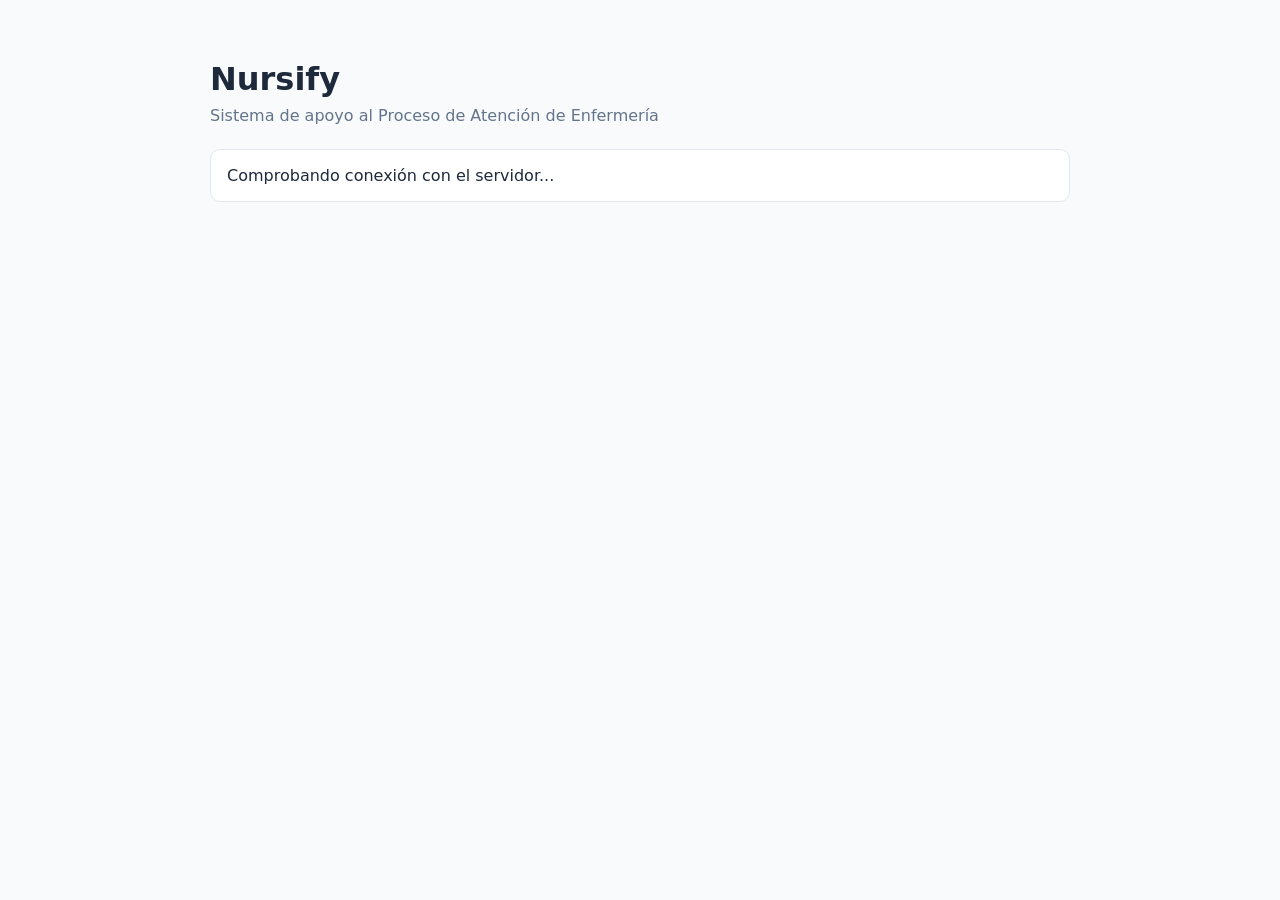
<file: frontend/index.html>
<!DOCTYPE html>
<html lang="es">
<head>
    <meta charset="UTF-8">
    <meta name="viewport" content="width=device-width, initial-scale=1.0">

    <title>Nursify</title>

    <link rel="stylesheet" href="css/variables.css">
    <link rel="stylesheet" href="css/main.css">
</head>

<body>

    <main class="container">

        <h1>Nursify</h1>

        <p>
            Sistema de apoyo al Proceso de Atención de Enfermería
        </p>

        <div id="api-status">
            Comprobando conexión con el servidor...
        </div>

    </main>

    <script src="js/api.js"></script>

    <script>
        comprobarServidor();
    </script>

</body>
</html>
</file>
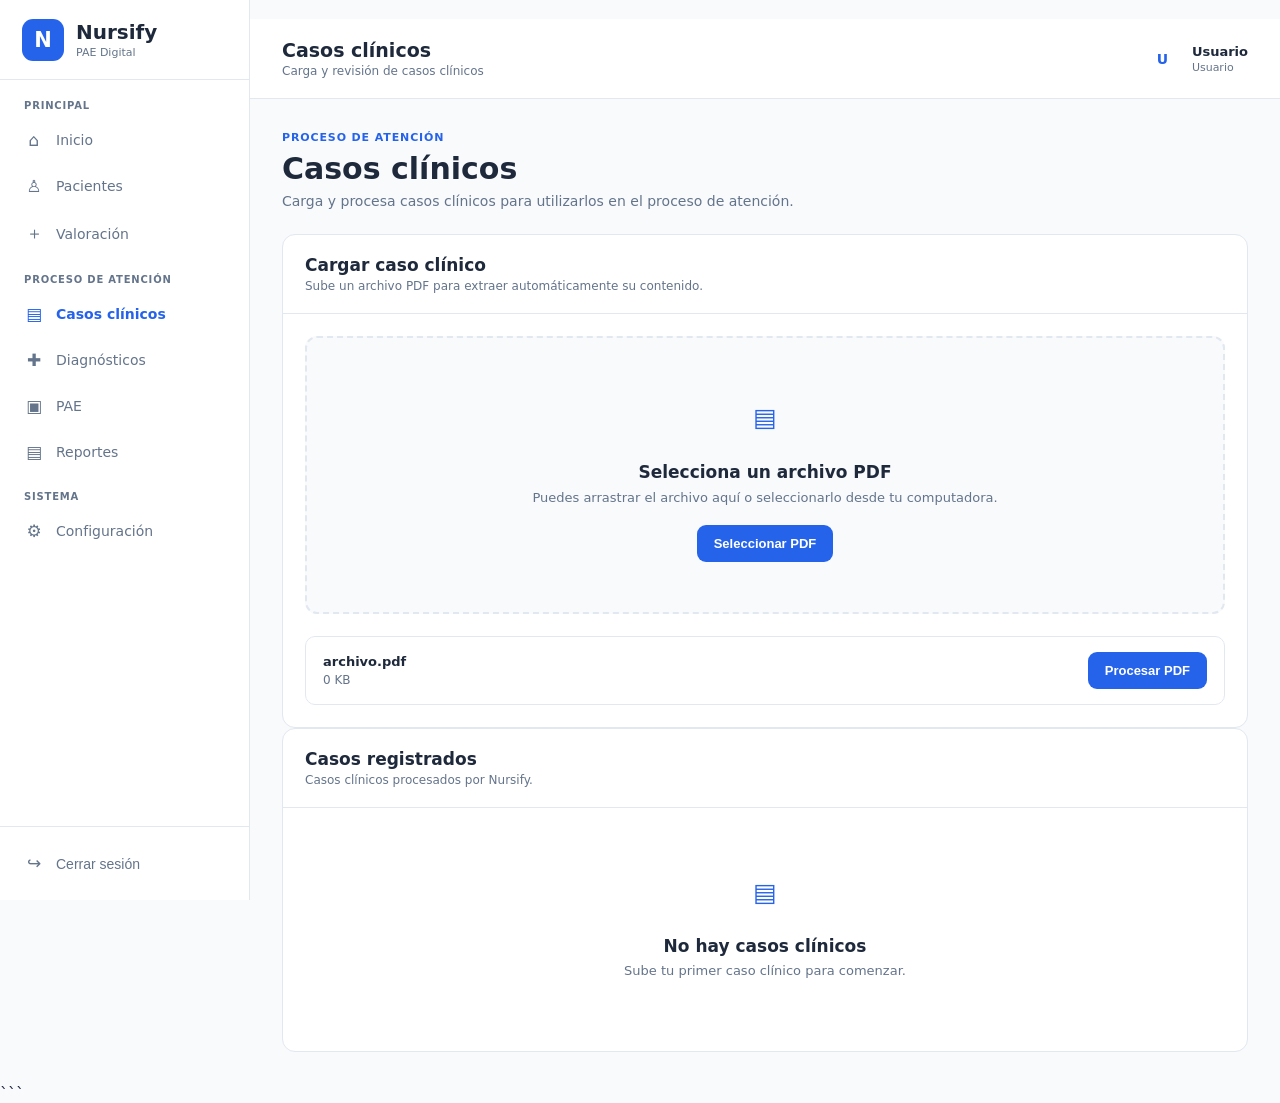
<file: frontend/pages/casos-clinicos.html>
<!DOCTYPE html>

<html lang="es">

<head>
    <meta charset="UTF-8">
    <meta name="viewport" content="width=device-width, initial-scale=1.0">

```
<title>Nursify - Casos Clínicos</title>

<link rel="stylesheet" href="../css/variables.css">
<link rel="stylesheet" href="../css/main.css">
<link rel="stylesheet" href="../css/views/pacientes.css">
<link rel="stylesheet" href="../css/views/casos-clinicos.css">
```

</head>

<body>

```
<div class="app-layout">

    <!-- =========================
         SIDEBAR
    ========================== -->

    <aside class="sidebar">

        <div class="sidebar-header">

            <div class="brand-logo">
                N
            </div>

            <div class="brand-info">
                <h1>Nursify</h1>
                <span>PAE Digital</span>
            </div>

        </div>


        <nav class="sidebar-nav">

            <p class="nav-section-title">
                PRINCIPAL
            </p>

            <a href="dashboard.html" class="nav-item">
                <span class="nav-icon">⌂</span>
                <span>Inicio</span>
            </a>

            <a href="pacientes.html" class="nav-item">
                <span class="nav-icon">♙</span>
                <span>Pacientes</span>
            </a>

            <a href="valoracion.html" class="nav-item">
                <span class="nav-icon">＋</span>
                <span>Valoración</span>
            </a>


            <p class="nav-section-title">
                PROCESO DE ATENCIÓN
            </p>

            <a href="casos-clinicos.html" class="nav-item active">
                <span class="nav-icon">▤</span>
                <span>Casos clínicos</span>
            </a>

            <a href="diagnosticos.html" class="nav-item">
                <span class="nav-icon">✚</span>
                <span>Diagnósticos</span>
            </a>

            <a href="pae.html" class="nav-item">
                <span class="nav-icon">▣</span>
                <span>PAE</span>
            </a>

            <a href="reportes.html" class="nav-item">
                <span class="nav-icon">▤</span>
                <span>Reportes</span>
            </a>


            <p class="nav-section-title">
                SISTEMA
            </p>

            <a href="configuracion.html" class="nav-item">
                <span class="nav-icon">⚙</span>
                <span>Configuración</span>
            </a>

        </nav>


        <div class="sidebar-footer">

            <button
                type="button"
                id="btn-logout"
                class="logout-button"
            >
                <span class="nav-icon">↪</span>
                <span>Cerrar sesión</span>
            </button>

        </div>

    </aside>


    <!-- =========================
         CONTENEDOR PRINCIPAL
    ========================== -->

    <div class="main-container">

        <!-- TOPBAR -->

        <header class="topbar">

            <div class="topbar-left">

                <button
                    type="button"
                    id="btn-menu"
                    class="menu-button"
                    aria-label="Abrir menú"
                >
                    ☰
                </button>

                <div>

                    <h2>Casos clínicos</h2>

                    <p>
                        Carga y revisión de casos clínicos
                    </p>

                </div>

            </div>


            <div class="user-menu">

                <div
                    class="user-avatar"
                    id="user-avatar"
                >
                    U
                </div>

                <div class="user-info">

                    <strong id="user-name">
                        Usuario
                    </strong>

                    <span id="user-role">
                        Usuario
                    </span>

                </div>

            </div>

        </header>


        <!-- =========================
             CONTENIDO
        ========================== -->

        <main class="patients-content">


            <!-- ENCABEZADO -->

            <section class="page-header">

                <div>

                    <p class="page-label">
                        PROCESO DE ATENCIÓN
                    </p>

                    <h1>
                        Casos clínicos
                    </h1>

                    <p>
                        Carga y procesa casos clínicos
                        para utilizarlos en el proceso de atención.
                    </p>

                </div>

            </section>


            <!-- =========================
                 CARGAR PDF
            ========================== -->

            <section class="table-card casos-card">

                <div class="table-header">

                    <h2>
                        Cargar caso clínico
                    </h2>

                    <p>
                        Sube un archivo PDF para extraer
                        automáticamente su contenido.
                    </p>

                </div>


                <div class="caso-upload">

                    <div class="caso-upload-icon">
                        ▤
                    </div>

                    <h3>
                        Selecciona un archivo PDF
                    </h3>

                    <p>
                        Puedes arrastrar el archivo aquí
                        o seleccionarlo desde tu computadora.
                    </p>

                    <input
                        type="file"
                        id="archivoPDF"
                        accept=".pdf,application/pdf"
                        hidden
                    >

                    <button
                        type="button"
                        id="btnSeleccionarPDF"
                        class="btn-primary"
                    >
                        Seleccionar PDF
                    </button>

                </div>


                <div
                    id="archivoSeleccionado"
                    class="caso-archivo-seleccionado"
                    hidden
                >

                    <div>

                        <strong id="nombreArchivo">
                            archivo.pdf
                        </strong>

                        <span id="tamanoArchivo">
                            0 KB
                        </span>

                    </div>

                    <button
                        type="button"
                        id="btnSubirPDF"
                        class="btn-primary"
                    >
                        Procesar PDF
                    </button>

                </div>

            </section>


            <!-- =========================
                 CASOS REGISTRADOS
            ========================== -->

            <section class="table-card casos-card">

                <div class="table-header">

                    <h2>
                        Casos registrados
                    </h2>

                    <p>
                        Casos clínicos procesados por Nursify.
                    </p>

                </div>


                <div id="casosContainer">

                    <div class="empty-state">

                        <div class="empty-icon">
                            ▤
                        </div>

                        <h3>
                            No hay casos clínicos
                        </h3>

                        <p>
                            Sube tu primer caso clínico
                            para comenzar.
                        </p>

                    </div>

                </div>

            </section>


            <!-- =========================
                 VISOR
            ========================== -->

            <section
                id="visorCaso"
                class="table-card casos-card"
                hidden
            >

                <div class="table-header caso-visor-header">

                    <div>

                        <h2>
                            Contenido extraído
                        </h2>

                        <p id="visorNombreArchivo">
                            Caso clínico
                        </p>

                    </div>

                    <button
                        type="button"
                        id="btnCerrarVisor"
                        class="btn-secondary"
                    >
                        Cerrar
                    </button>

                </div>


                <div class="text-preview">

                    <pre id="textoExtraido"></pre>

                </div>

            </section>

        </main>

    </div>

</div>


<script src="../js/api.js"></script>
<script src="../js/auth.js"></script>
<script src="../js/views/casos-clinicos.js"></script>
```

</body>

</html>
</file>
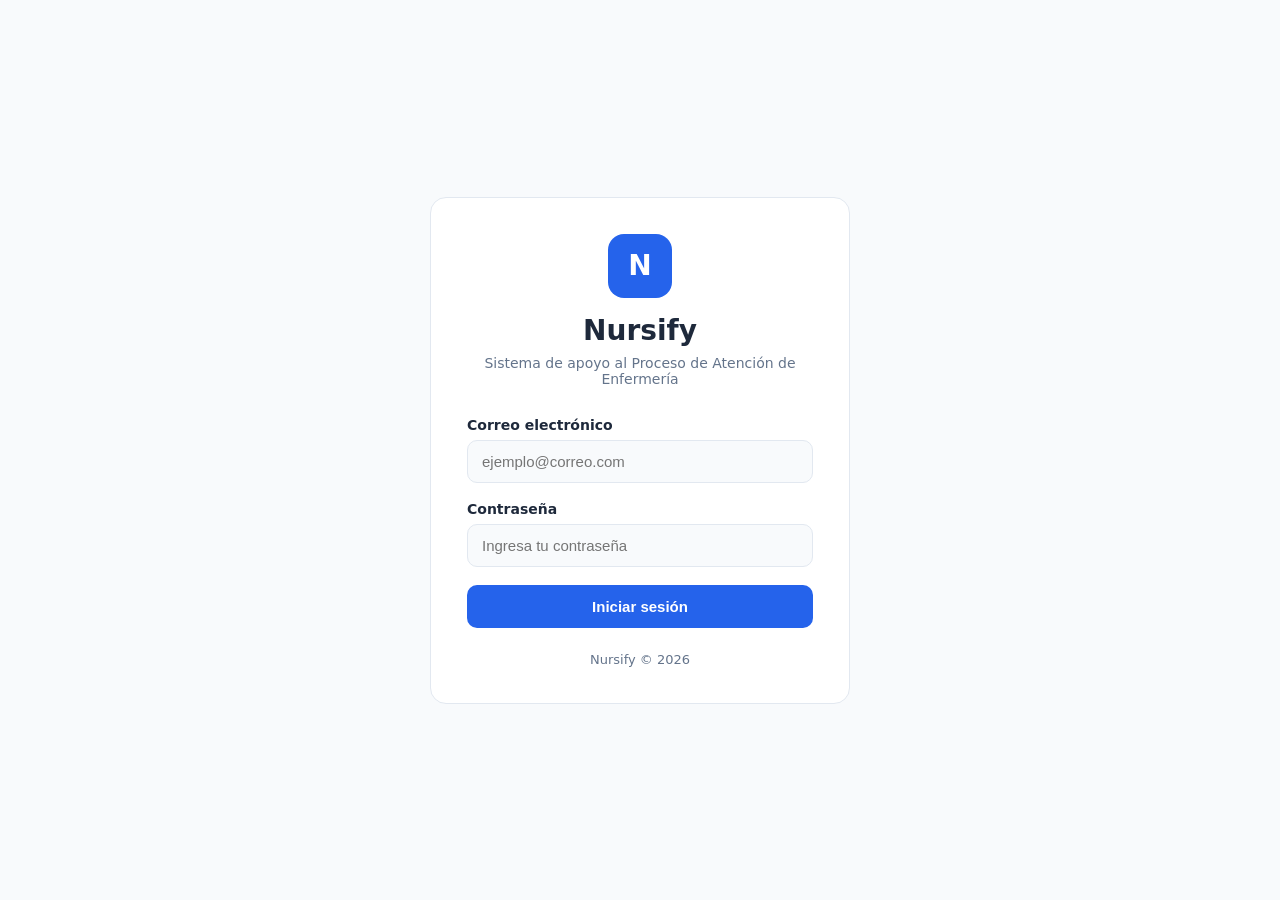
<file: frontend/pages/dashboard.html>
<!DOCTYPE html>
<html lang="es">

<head>
    <meta charset="UTF-8">
    <meta name="viewport" content="width=device-width, initial-scale=1.0">

    <title>Nursify - Dashboard</title>

    <link rel="stylesheet" href="../css/variables.css">
    <link rel="stylesheet" href="../css/main.css">
    <link rel="stylesheet" href="../css/views/dashboard.css">
</head>

<body>

    <div class="app-layout">

        <aside class="sidebar">

            <div class="sidebar-header">

                <div class="brand-logo">
                    N
                </div>

                <div class="brand-info">
                    <h1>Nursify</h1>
                    <span>PAE Digital</span>
                </div>

            </div>

            <nav class="sidebar-nav">

                <p class="nav-section-title">
                    PRINCIPAL
                </p>

                <a href="dashboard.html" class="nav-item active">
                    <span class="nav-icon">⌂</span>
                    <span>Inicio</span>
                </a>

                <a href="pacientes.html" class="nav-item">
                    <span class="nav-icon">♙</span>
                    <span>Pacientes</span>
                </a>

                <a href="valoracion.html" class="nav-item">
                    <span class="nav-icon">＋</span>
                    <span>Valoración</span>
                </a>

                <p class="nav-section-title">
                    PROCESO DE ATENCIÓN
                </p>

                <!-- NUEVO: acceso directo a Casos Clínicos -->
                <a href="casos-clinicos.html" class="nav-item">
                    <span class="nav-icon">▤</span>
                    <span>Casos clínicos</span>
                </a>

                <a href="diagnosticos.html" class="nav-item">
                    <span class="nav-icon">✚</span>
                    <span>Diagnósticos</span>
                </a>

                <a href="pae.html" class="nav-item">
                    <span class="nav-icon">▣</span>
                    <span>PAE</span>
                </a>

                <a href="reportes.html" class="nav-item">
                    <span class="nav-icon">▤</span>
                    <span>Reportes</span>
                </a>

                <p class="nav-section-title">
                    SISTEMA
                </p>

                <a href="configuracion.html" class="nav-item">
                    <span class="nav-icon">⚙</span>
                    <span>Configuración</span>
                </a>

            </nav>

            <div class="sidebar-footer">

                <button
                    type="button"
                    id="btn-logout"
                    class="logout-button"
                >
                    <span class="nav-icon">↪</span>
                    <span>Cerrar sesión</span>
                </button>

            </div>

        </aside>

        <div class="main-container">

            <header class="topbar">

                <div class="topbar-left">

                    <button
                        type="button"
                        id="btn-menu"
                        class="menu-button"
                        aria-label="Abrir menú"
                    >
                        ☰
                    </button>

                    <div>
                        <h2>Inicio</h2>
                        <p>Panel principal</p>
                    </div>

                </div>

                <div class="user-menu">

                    <div class="user-avatar" id="user-avatar">
                        U
                    </div>

                    <div class="user-info">

                        <strong id="user-name">
                            Usuario
                        </strong>

                        <span id="user-role">
                            Usuario
                        </span>

                    </div>

                </div>

            </header>

            <main class="dashboard-content">

                <section class="welcome-section">

                    <div>

                        <p class="welcome-label">
                            PANEL DE CONTROL
                        </p>

                        <h1>
                            Bienvenido a Nursify
                        </h1>

                        <p id="welcome-message">
                            Gestiona tus pacientes y procesos de atención de enfermería.
                        </p>

                    </div>

                </section>

                <section class="stats-grid">

                    <article class="stat-card">

                        <div class="stat-icon patients-icon">
                            ♙
                        </div>

                        <div class="stat-information">

                            <span>
                                Pacientes
                            </span>

                            <strong id="total-pacientes">
                                0
                            </strong>

                        </div>

                    </article>

                    <article class="stat-card">

                        <div class="stat-icon">
                            ＋
                        </div>

                        <div class="stat-information">

                            <span>
                                Valoraciones
                            </span>

                            <strong id="total-valoraciones">
                                0
                            </strong>

                        </div>

                    </article>

                    <article class="stat-card">

                        <div class="stat-icon">
                            ✚
                        </div>

                        <div class="stat-information">

                            <span>
                                Diagnósticos
                            </span>

                            <strong id="total-diagnosticos">
                                0
                            </strong>

                        </div>

                    </article>

                    <article class="stat-card">

                        <div class="stat-icon">
                            ▣
                        </div>

                        <div class="stat-information">

                            <span>
                                PAE realizados
                            </span>

                            <strong id="total-pae">
                                0
                            </strong>

                        </div>

                    </article>

                </section>

                <section class="dashboard-section">

                    <div class="section-header">

                        <div>
                            <h2>Acciones rápidas</h2>

                            <p>
                                Accede rápidamente a las funciones principales.
                            </p>
                        </div>

                    </div>

                    <div class="quick-actions">

                        <a href="pacientes.html" class="quick-action">

                            <div class="quick-action-icon">
                                ♙
                            </div>

                            <div>
                                <strong>Nuevo paciente</strong>

                                <span>
                                    Registrar un nuevo paciente
                                </span>
                            </div>

                            <span class="action-arrow">
                                →
                            </span>

                        </a>

                        <a href="valoracion.html" class="quick-action">

                            <div class="quick-action-icon">
                                ＋
                            </div>

                            <div>
                                <strong>Nueva valoración</strong>

                                <span>
                                    Registrar una valoración
                                </span>
                            </div>

                            <span class="action-arrow">
                                →
                            </span>

                        </a>

                        <!-- NUEVO: acceso rápido a Casos Clínicos -->
                        <a href="casos-clinicos.html" class="quick-action">

                            <div class="quick-action-icon">
                                ▤
                            </div>

                            <div>
                                <strong>Casos clínicos</strong>

                                <span>
                                    Cargar y revisar un caso clínico
                                </span>
                            </div>

                            <span class="action-arrow">
                                →
                            </span>

                        </a>

                        <a href="diagnosticos.html" class="quick-action">

                            <div class="quick-action-icon">
                                ✚
                            </div>

                            <div>
                                <strong>Diagnósticos</strong>

                                <span>
                                    Consultar diagnósticos
                                </span>
                            </div>

                            <span class="action-arrow">
                                →
                            </span>

                        </a>

                        <a href="reportes.html" class="quick-action">

                            <div class="quick-action-icon">
                                ▤
                            </div>

                            <div>
                                <strong>Reportes</strong>

                                <span>
                                    Consultar reportes generados
                                </span>
                            </div>

                            <span class="action-arrow">
                                →
                            </span>

                        </a>

                    </div>

                </section>

                <section class="dashboard-section">

                    <div class="section-header">

                        <div>

                            <h2>
                                Estado del sistema
                            </h2>

                            <p>
                                Información de conexión de Nursify.
                            </p>

                        </div>

                    </div>

                    <div class="system-status">

                        <div class="status-item">

                            <span class="status-indicator"></span>

                            <div>
                                <strong>API de Nursify</strong>

                                <span id="api-status">
                                    Comprobando conexión...
                                </span>
                            </div>

                        </div>

                        <div class="status-item">

                            <span class="status-indicator"></span>

                            <div>
                                <strong>Sesión</strong>

                                <span id="session-status">
                                    Sesión activa
                                </span>
                            </div>

                        </div>

                    </div>

                </section>

            </main>

        </div>

    </div>

    <script src="../js/api.js"></script>
    <script src="../js/auth.js"></script>
    <script src="../js/views/dashboard.js"></script>

</body>

</html>
</file>
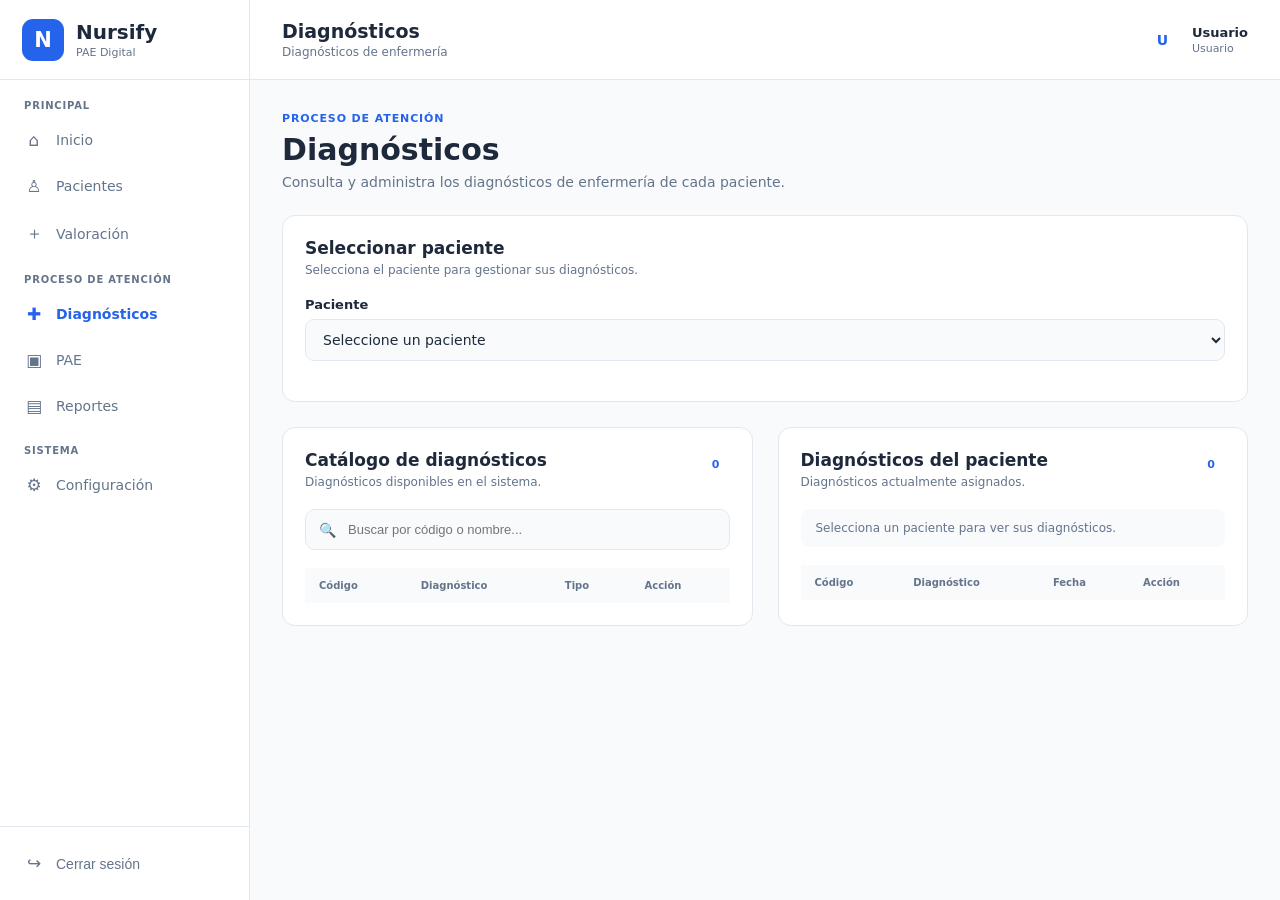
<file: frontend/pages/diagnosticos.html>
<!DOCTYPE html>
<html lang="es">

<head>

    <meta charset="UTF-8">

    <meta
        name="viewport"
        content="width=device-width, initial-scale=1.0"
    >

    <title>Nursify - Diagnósticos</title>

    <!-- MISMA BASE VISUAL QUE PACIENTES Y VALORACIÓN -->
    <link
        rel="stylesheet"
        href="../css/variables.css"
    >

    <link
        rel="stylesheet"
        href="../css/main.css"
    >

    <!-- IMPORTANTE:
         AQUÍ ESTÁ EL CSS QUE CONTIENE
         SIDEBAR + TOPBAR + MAIN-CONTAINER -->
    <link
        rel="stylesheet"
        href="../css/views/pacientes.css"
    >

    <!-- CSS ESPECÍFICO DE DIAGNÓSTICOS -->
    <link
        rel="stylesheet"
        href="../css/views/diagnosticos.css"
    >

</head>


<body>


    <div class="app-layout">


        <!-- =========================================
             SIDEBAR
        ========================================== -->

        <aside class="sidebar">


            <!-- LOGO -->

            <div class="sidebar-header">

                <div class="brand-logo">
                    N
                </div>


                <div class="brand-info">

                    <h1>
                        Nursify
                    </h1>

                    <span>
                        PAE Digital
                    </span>

                </div>

            </div>


            <!-- NAVEGACIÓN -->

            <nav class="sidebar-nav">


                <p class="nav-section-title">
                    PRINCIPAL
                </p>


                <a
                    href="dashboard.html"
                    class="nav-item"
                >

                    <span class="nav-icon">
                        ⌂
                    </span>

                    <span>
                        Inicio
                    </span>

                </a>


                <a
                    href="pacientes.html"
                    class="nav-item"
                >

                    <span class="nav-icon">
                        ♙
                    </span>

                    <span>
                        Pacientes
                    </span>

                </a>


                <a
                    href="valoracion.html"
                    class="nav-item"
                >

                    <span class="nav-icon">
                        ＋
                    </span>

                    <span>
                        Valoración
                    </span>

                </a>


                <p class="nav-section-title">
                    PROCESO DE ATENCIÓN
                </p>


                <a
                    href="diagnosticos.html"
                    class="nav-item active"
                >

                    <span class="nav-icon">
                        ✚
                    </span>

                    <span>
                        Diagnósticos
                    </span>

                </a>


                <a
                    href="pae.html"
                    class="nav-item"
                >

                    <span class="nav-icon">
                        ▣
                    </span>

                    <span>
                        PAE
                    </span>

                </a>


                <a
                    href="reportes.html"
                    class="nav-item"
                >

                    <span class="nav-icon">
                        ▤
                    </span>

                    <span>
                        Reportes
                    </span>

                </a>


                <p class="nav-section-title">
                    SISTEMA
                </p>


                <a
                    href="configuracion.html"
                    class="nav-item"
                >

                    <span class="nav-icon">
                        ⚙
                    </span>

                    <span>
                        Configuración
                    </span>

                </a>


            </nav>


            <!-- CERRAR SESIÓN -->

            <div class="sidebar-footer">

                <button
                    type="button"
                    id="btnCerrarSesion"
                    class="logout-button"
                >

                    <span class="nav-icon">
                        ↪
                    </span>

                    <span>
                        Cerrar sesión
                    </span>

                </button>

            </div>


        </aside>


        <!-- =========================================
             CONTENEDOR PRINCIPAL
        ========================================== -->

        <div class="main-container">


            <!-- =========================================
                 TOPBAR
            ========================================== -->

            <header class="topbar">


                <div class="topbar-left">


                    <button
                        type="button"
                        id="btn-menu"
                        class="menu-button"
                        aria-label="Abrir menú"
                    >
                        ☰
                    </button>


                    <div>

                        <h2>
                            Diagnósticos
                        </h2>

                        <p>
                            Diagnósticos de enfermería
                        </p>

                    </div>


                </div>


                <!-- USUARIO -->

                <div class="user-menu">


                    <div
                        class="user-avatar"
                        id="user-avatar"
                    >
                        U
                    </div>


                    <div class="user-info">

                        <strong id="usuarioNombre">
                            Usuario
                        </strong>

                        <span id="user-role">
                            Usuario
                        </span>

                    </div>


                </div>


            </header>


            <!-- =========================================
                 CONTENIDO
            ========================================== -->

            <main class="diagnosticos-content">


                <!-- ENCABEZADO -->

                <section class="page-header">


                    <div>

                        <p class="page-label">
                            PROCESO DE ATENCIÓN
                        </p>


                        <h1>
                            Diagnósticos
                        </h1>


                        <p>
                            Consulta y administra los diagnósticos
                            de enfermería de cada paciente.
                        </p>

                    </div>


                </section>


                <!-- =========================================
                     SELECCIÓN PACIENTE
                ========================================== -->

                <section class="content-card">


                    <div class="card-header">


                        <div>

                            <h2>
                                Seleccionar paciente
                            </h2>

                            <p>
                                Selecciona el paciente para
                                gestionar sus diagnósticos.
                            </p>

                        </div>


                    </div>


                    <div class="form-group">


                        <label for="selectPaciente">
                            Paciente
                        </label>


                        <select id="selectPaciente">

                            <option value="">
                                Seleccione un paciente
                            </option>

                        </select>


                    </div>


                    <!-- INFORMACIÓN PACIENTE -->

                    <div
                        id="pacienteSeleccionado"
                        class="paciente-info hidden"
                    >


                        <div class="patient-info-item">

                            <span>
                                DNI
                            </span>

                            <strong id="pacienteDni">
                                -
                            </strong>

                        </div>


                        <div class="patient-info-item">

                            <span>
                                Nombres
                            </span>

                            <strong id="pacienteNombres">
                                -
                            </strong>

                        </div>


                        <div class="patient-info-item">

                            <span>
                                Apellidos
                            </span>

                            <strong id="pacienteApellidos">
                                -
                            </strong>

                        </div>


                        <div class="patient-info-item">

                            <span>
                                Edad
                            </span>

                            <strong id="pacienteEdad">
                                -
                            </strong>

                        </div>


                    </div>


                </section>


                <!-- =========================================
                     DIAGNÓSTICOS
                ========================================== -->

                <section class="diagnosticos-grid">


                    <!-- =====================================
                         CATÁLOGO
                    ====================================== -->

                    <div class="content-card">


                        <div class="card-header">


                            <div>

                                <h2>
                                    Catálogo de diagnósticos
                                </h2>

                                <p>
                                    Diagnósticos disponibles
                                    en el sistema.
                                </p>

                            </div>


                            <span
                                id="contadorDiagnosticos"
                                class="contador"
                            >
                                0
                            </span>


                        </div>


                        <!-- BUSCADOR -->

                        <div class="search-section">


                            <div class="search-box">


                                <span class="search-icon">
                                    🔍
                                </span>


                                <input
                                    type="text"
                                    id="buscarDiagnostico"
                                    placeholder="Buscar por código o nombre..."
                                    autocomplete="off"
                                >


                            </div>


                        </div>


                        <!-- TABLA -->

                        <div class="table-container">


                            <table>


                                <thead>

                                    <tr>

                                        <th>
                                            Código
                                        </th>

                                        <th>
                                            Diagnóstico
                                        </th>

                                        <th>
                                            Tipo
                                        </th>

                                        <th>
                                            Acción
                                        </th>

                                    </tr>

                                </thead>


                                <tbody
                                    id="tablaDiagnosticosBody"
                                >

                                </tbody>


                            </table>


                        </div>


                    </div>


                    <!-- =====================================
                         ASIGNADOS
                    ====================================== -->

                    <div class="content-card">


                        <div class="card-header">


                            <div>

                                <h2>
                                    Diagnósticos del paciente
                                </h2>

                                <p>
                                    Diagnósticos actualmente
                                    asignados.
                                </p>

                            </div>


                            <span
                                id="contadorAsignados"
                                class="contador"
                            >
                                0
                            </span>


                        </div>


                        <div
                            id="mensajeDiagnosticos"
                            class="mensaje"
                        >
                            Selecciona un paciente para
                            ver sus diagnósticos.
                        </div>


                        <div class="table-container">


                            <table>


                                <thead>

                                    <tr>

                                        <th>
                                            Código
                                        </th>

                                        <th>
                                            Diagnóstico
                                        </th>

                                        <th>
                                            Fecha
                                        </th>

                                        <th>
                                            Acción
                                        </th>

                                    </tr>

                                </thead>


                                <tbody
                                    id="tablaAsignadosBody"
                                >

                                </tbody>


                            </table>


                        </div>


                    </div>


                </section>


            </main>


        </div>


    </div>


    <!-- =========================================
         MODAL
    ========================================== -->

    <div
        id="modalAsignar"
        class="modal-overlay"
        hidden
    >


        <div class="modal">


            <div class="modal-header">


                <div>

                    <h2>
                        Asignar diagnóstico
                    </h2>

                    <p>
                        Asigna el diagnóstico al paciente.
                    </p>

                </div>


                <button
                    id="btnCerrarModal"
                    type="button"
                    class="modal-close"
                >
                    ×
                </button>


            </div>


            <div class="modal-body">


                <div class="diagnostico-preview">


                    <span class="preview-label">
                        Diagnóstico seleccionado
                    </span>


                    <strong id="diagnosticoNombreModal">
                        -
                    </strong>


                    <span id="diagnosticoCodigoModal">
                        -
                    </span>


                </div>


                <div class="form-group">


                    <label for="descripcionDiagnostico">
                        Descripción
                    </label>


                    <textarea
                        id="descripcionDiagnostico"
                        rows="5"
                        placeholder="Ingrese información adicional..."
                    ></textarea>


                </div>


                <div
                    id="mensajeModal"
                    class="mensaje"
                ></div>


            </div>


            <div class="modal-footer">


                <button
                    id="btnCancelarAsignacion"
                    type="button"
                    class="btn-secondary"
                >
                    Cancelar
                </button>


                <button
                    id="btnConfirmarAsignacion"
                    type="button"
                    class="btn-primary"
                >
                    Asignar diagnóstico
                </button>


            </div>


        </div>


    </div>


    <!-- JAVASCRIPT -->

    <script src="../js/api.js"></script>

    <script src="../js/auth.js"></script>

    <script src="../js/views/diagnosticos.js"></script>


</body>

</html>
</file>
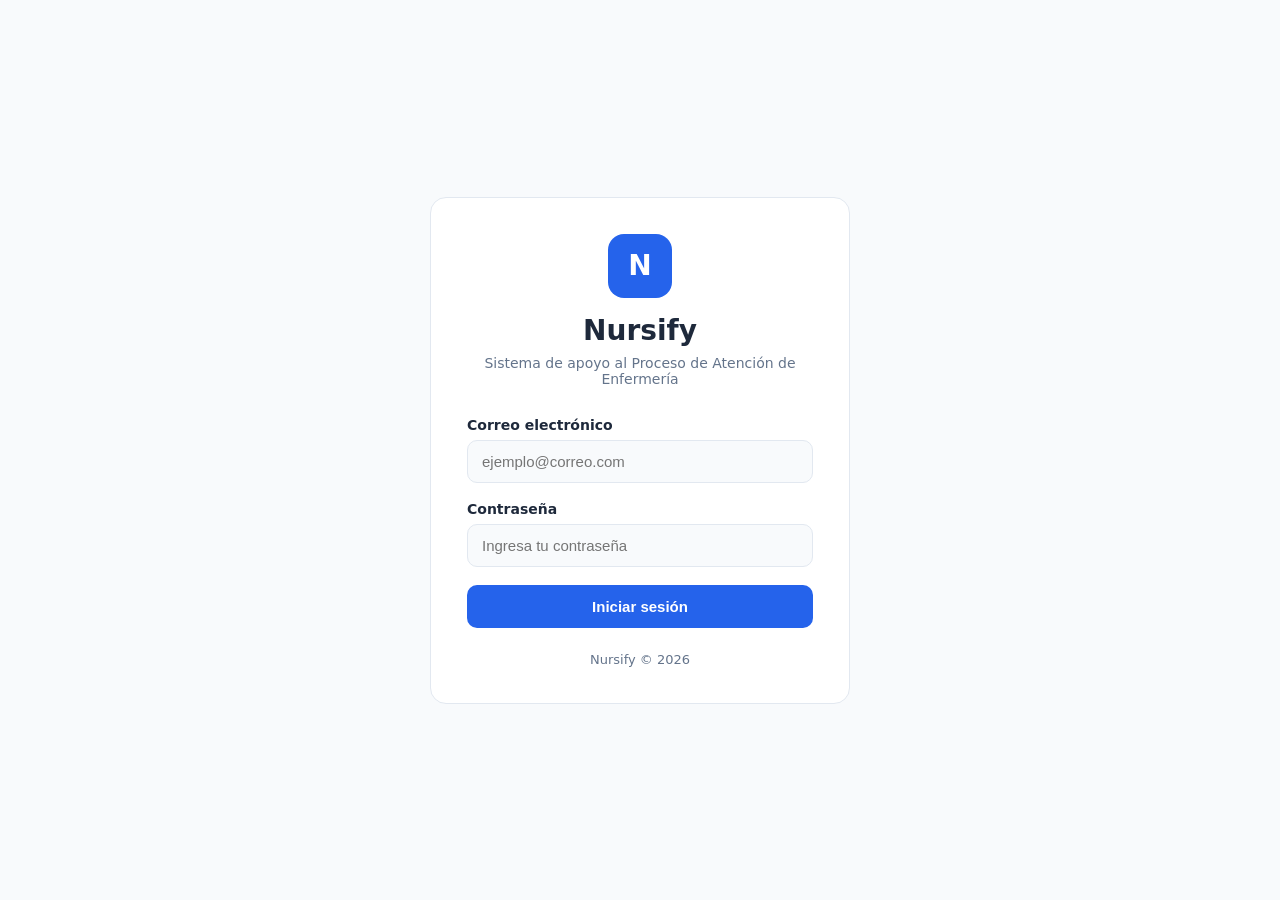
<file: frontend/pages/login.html>
<!DOCTYPE html>
<html lang="es">

<head>
    <meta charset="UTF-8">
    <meta name="viewport" content="width=device-width, initial-scale=1.0">

    <title>Nursify - Iniciar sesión</title>

    <!-- Estilos generales -->
    <link rel="stylesheet" href="../css/variables.css">
    <link rel="stylesheet" href="../css/main.css">

    <!-- Estilos específicos del login -->
    <link rel="stylesheet" href="../css/views/login.css">
</head>

<body>

    <main class="login-page">

        <div class="login-container">

            <section class="login-card">

                <header class="login-header">

                    <div class="login-logo">
                        N
                    </div>

                    <h1>Nursify</h1>

                    <p>
                        Sistema de apoyo al Proceso de Atención de Enfermería
                    </p>

                </header>

                <form id="login-form" class="login-form">

                    <div class="form-group">

                        <label for="correo">
                            Correo electrónico
                        </label>

                        <input
                            type="email"
                            id="correo"
                            name="correo"
                            placeholder="ejemplo@correo.com"
                            autocomplete="email"
                            required
                        >

                    </div>

                    <div class="form-group">

                        <label for="password">
                            Contraseña
                        </label>

                        <input
                            type="password"
                            id="password"
                            name="password"
                            placeholder="Ingresa tu contraseña"
                            autocomplete="current-password"
                            required
                        >

                    </div>

                    <div
                        id="mensaje"
                        class="mensaje"
                        hidden
                    ></div>

                    <button
                        type="submit"
                        id="btn-login"
                        class="btn-login"
                    >
                        Iniciar sesión
                    </button>

                </form>

                <footer class="login-footer">
                    Nursify © 2026
                </footer>

            </section>

        </div>

    </main>

    <!-- JavaScript -->
    <script src="../js/api.js"></script>
    <script src="../js/auth.js"></script>
    <script src="../js/views/login.js"></script>

</body>

</html>
</file>
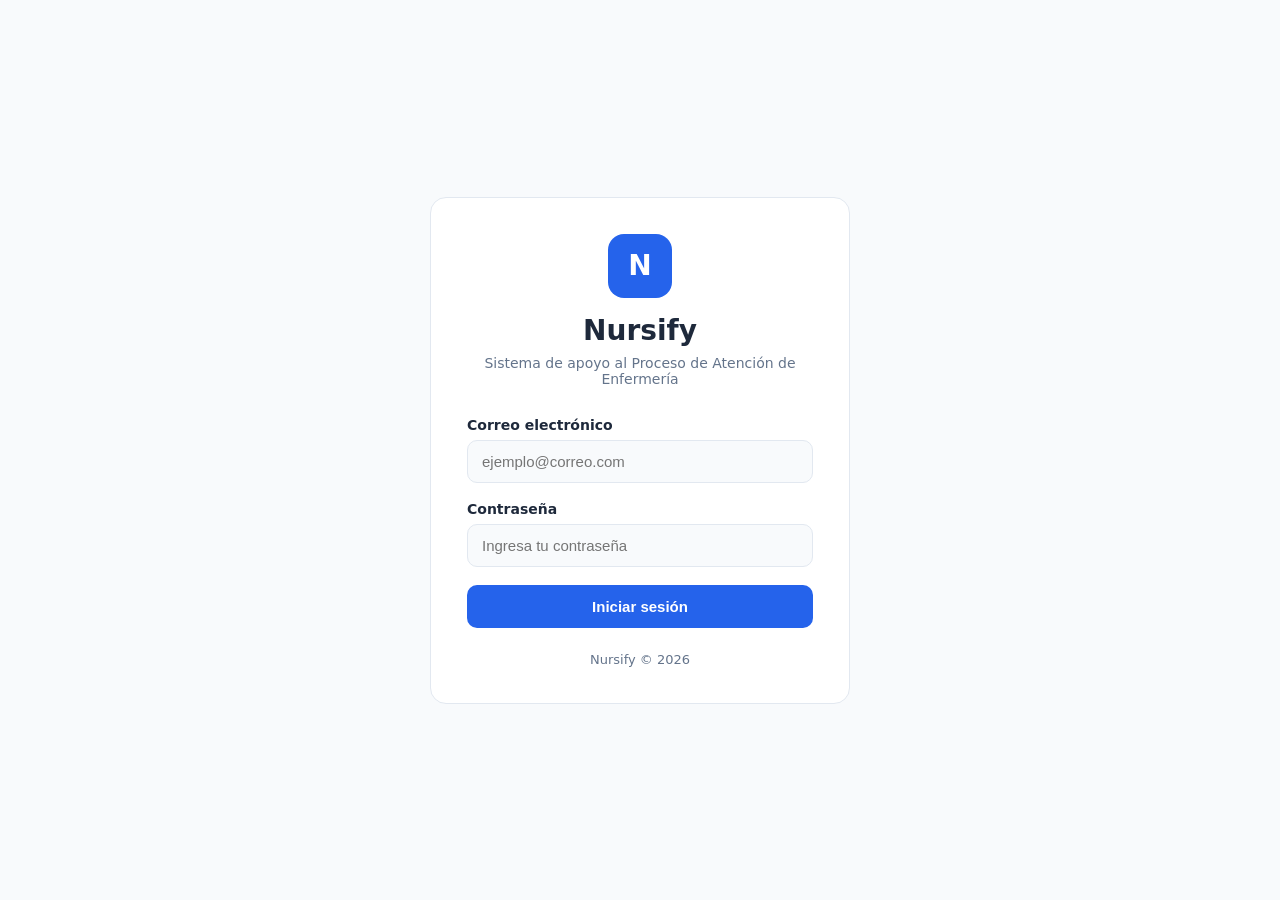
<file: frontend/pages/pacientes.html>
<!DOCTYPE html>
<html lang="es">

<head>
    <meta charset="UTF-8">
    <meta name="viewport" content="width=device-width, initial-scale=1.0">

    <title>Nursify - Pacientes</title>

    <link rel="stylesheet" href="../css/variables.css">
    <link rel="stylesheet" href="../css/main.css">
    <link rel="stylesheet" href="../css/views/pacientes.css">
</head>

<body>

    <div class="app-layout">

        <!-- =========================
             SIDEBAR
        ========================== -->

        <aside class="sidebar">

            <div class="sidebar-header">

                <div class="brand-logo">
                    N
                </div>

                <div class="brand-info">
                    <h1>Nursify</h1>
                    <span>PAE Digital</span>
                </div>

            </div>


            <nav class="sidebar-nav">

                <p class="nav-section-title">
                    PRINCIPAL
                </p>

                <a href="dashboard.html" class="nav-item">
                    <span class="nav-icon">⌂</span>
                    <span>Inicio</span>
                </a>

                <a href="pacientes.html" class="nav-item active">
                    <span class="nav-icon">♙</span>
                    <span>Pacientes</span>
                </a>

                <a href="valoracion.html" class="nav-item">
                    <span class="nav-icon">＋</span>
                    <span>Valoración</span>
                </a>


                <p class="nav-section-title">
                    PROCESO DE ATENCIÓN
                </p>

                <a href="diagnosticos.html" class="nav-item">
                    <span class="nav-icon">✚</span>
                    <span>Diagnósticos</span>
                </a>

                <a href="pae.html" class="nav-item">
                    <span class="nav-icon">▣</span>
                    <span>PAE</span>
                </a>

                <a href="reportes.html" class="nav-item">
                    <span class="nav-icon">▤</span>
                    <span>Reportes</span>
                </a>


                <p class="nav-section-title">
                    SISTEMA
                </p>

                <a href="configuracion.html" class="nav-item">
                    <span class="nav-icon">⚙</span>
                    <span>Configuración</span>
                </a>

            </nav>


            <div class="sidebar-footer">

                <button
                    type="button"
                    id="btn-logout"
                    class="logout-button"
                >
                    <span class="nav-icon">↪</span>
                    <span>Cerrar sesión</span>
                </button>

            </div>

        </aside>


        <!-- =========================
             CONTENIDO PRINCIPAL
        ========================== -->

        <div class="main-container">


            <!-- TOPBAR -->

            <header class="topbar">

                <div class="topbar-left">

                    <button
                        type="button"
                        id="btn-menu"
                        class="menu-button"
                        aria-label="Abrir menú"
                    >
                        ☰
                    </button>

                    <div>

                        <h2>Pacientes</h2>

                        <p>
                            Gestión de pacientes
                        </p>

                    </div>

                </div>


                <div class="user-menu">

                    <div
                        class="user-avatar"
                        id="user-avatar"
                    >
                        U
                    </div>

                    <div class="user-info">

                        <strong id="user-name">
                            Usuario
                        </strong>

                        <span id="user-role">
                            Usuario
                        </span>

                    </div>

                </div>

            </header>


            <!-- =========================
                 CONTENIDO
            ========================== -->

            <main class="patients-content">


                <!-- ENCABEZADO -->

                <section class="page-header">

                    <div>

                        <p class="page-label">
                            GESTIÓN
                        </p>

                        <h1>
                            Pacientes
                        </h1>

                        <p>
                            Registra y administra la información
                            de los pacientes.
                        </p>

                    </div>


                    <button
                        type="button"
                        id="btn-nuevo-paciente"
                        class="btn-primary"
                    >
                        <span>＋</span>
                        Nuevo paciente
                    </button>

                </section>


                <!-- =========================
                     BARRA DE BÚSQUEDA
                ========================== -->

                <section class="search-section">

                    <div class="search-box">

                        <span class="search-icon">
                            🔍
                        </span>

                        <input
                            type="text"
                            id="buscar-paciente"
                            placeholder="Buscar por DNI, nombres o apellidos..."
                            autocomplete="off"
                        >

                    </div>

                </section>


                <!-- =========================
                     MENSAJE
                ========================== -->

                <div
                    id="mensaje"
                    class="mensaje"
                    hidden
                ></div>


                <!-- =========================
                     TABLA
                ========================== -->

                <section class="table-card">

                    <div class="table-header">

                        <div>

                            <h2>
                                Lista de pacientes
                            </h2>

                            <p id="contador-pacientes">
                                0 pacientes
                            </p>

                        </div>

                    </div>


                    <div class="table-container">

                        <table>

                            <thead>

                                <tr>

                                    <th>
                                        DNI
                                    </th>

                                    <th>
                                        Paciente
                                    </th>

                                    <th>
                                        Sexo
                                    </th>

                                    <th>
                                        Edad
                                    </th>

                                    <th>
                                        Acciones
                                    </th>

                                </tr>

                            </thead>


                            <tbody id="tabla-pacientes">

                                <tr>

                                    <td
                                        colspan="5"
                                        class="loading-cell"
                                    >
                                        Cargando pacientes...
                                    </td>

                                </tr>

                            </tbody>

                        </table>

                    </div>


                    <!-- ESTADO VACÍO -->

                    <div
                        id="estado-vacio"
                        class="empty-state"
                        hidden
                    >

                        <div class="empty-icon">
                            ♙
                        </div>

                        <h3>
                            No hay pacientes
                        </h3>

                        <p>
                            Todavía no has registrado ningún paciente.
                        </p>

                        <button
                            type="button"
                            id="btn-nuevo-paciente-vacio"
                            class="btn-primary"
                        >
                            Registrar paciente
                        </button>

                    </div>

                </section>

            </main>

        </div>

    </div>


    <!-- =========================
         MODAL PACIENTE
    ========================== -->

    <div
        id="modal-paciente"
        class="modal-overlay"
        hidden
    >

        <div class="modal">

            <div class="modal-header">

                <div>

                    <h2 id="modal-titulo">
                        Nuevo paciente
                    </h2>

                    <p>
                        Completa la información del paciente.
                    </p>

                </div>

                <button
                    type="button"
                    id="btn-cerrar-modal"
                    class="modal-close"
                    aria-label="Cerrar"
                >
                    ×
                </button>

            </div>


            <form id="form-paciente">

                <div class="form-grid">


                    <!-- DNI -->

                    <div class="form-group full-width">

                        <label for="dni">
                            DNI
                        </label>

                        <input
                            type="text"
                            id="dni"
                            maxlength="20"
                            placeholder="Ingrese el DNI"
                            required
                        >

                    </div>


                    <!-- NOMBRES -->

                    <div class="form-group">

                        <label for="nombres">
                            Nombres
                        </label>

                        <input
                            type="text"
                            id="nombres"
                            maxlength="100"
                            placeholder="Nombres"
                            required
                        >

                    </div>


                    <!-- APELLIDOS -->

                    <div class="form-group">

                        <label for="apellidos">
                            Apellidos
                        </label>

                        <input
                            type="text"
                            id="apellidos"
                            maxlength="100"
                            placeholder="Apellidos"
                            required
                        >

                    </div>


                    <!-- SEXO -->

                    <div class="form-group">

                        <label for="sexo">
                            Sexo
                        </label>

                        <select id="sexo">

                            <option value="">
                                Seleccionar
                            </option>

                            <option value="Masculino">
                                Masculino
                            </option>

                            <option value="Femenino">
                                Femenino
                            </option>

                            <option value="Otro">
                                Otro
                            </option>

                        </select>

                    </div>


                    <!-- EDAD -->

                    <div class="form-group">

                        <label for="edad">
                            Edad
                        </label>

                        <input
                            type="number"
                            id="edad"
                            min="0"
                            max="150"
                            placeholder="Edad"
                        >

                    </div>

                </div>


                <div class="modal-footer">

                    <button
                        type="button"
                        id="btn-cancelar"
                        class="btn-secondary"
                    >
                        Cancelar
                    </button>

                    <button
                        type="submit"
                        id="btn-guardar"
                        class="btn-primary"
                    >
                        Guardar paciente
                    </button>

                </div>

            </form>

        </div>

    </div>


    <!-- =========================
         MODAL CONFIRMACIÓN
    ========================== -->

    <div
        id="modal-eliminar"
        class="modal-overlay"
        hidden
    >

        <div class="modal modal-small">

            <div class="confirm-icon">
                !
            </div>

            <h2>
                Eliminar paciente
            </h2>

            <p id="mensaje-eliminar">
                ¿Estás seguro de que deseas eliminar este paciente?
            </p>

            <div class="modal-footer">

                <button
                    type="button"
                    id="btn-cancelar-eliminar"
                    class="btn-secondary"
                >
                    Cancelar
                </button>

                <button
                    type="button"
                    id="btn-confirmar-eliminar"
                    class="btn-danger"
                >
                    Eliminar
                </button>

            </div>

        </div>

    </div>


    <!-- JAVASCRIPT -->

    <script src="../js/api.js"></script>
    <script src="../js/auth.js"></script>
    <script src="../js/views/pacientes.js"></script>

</body>

</html>
</file>
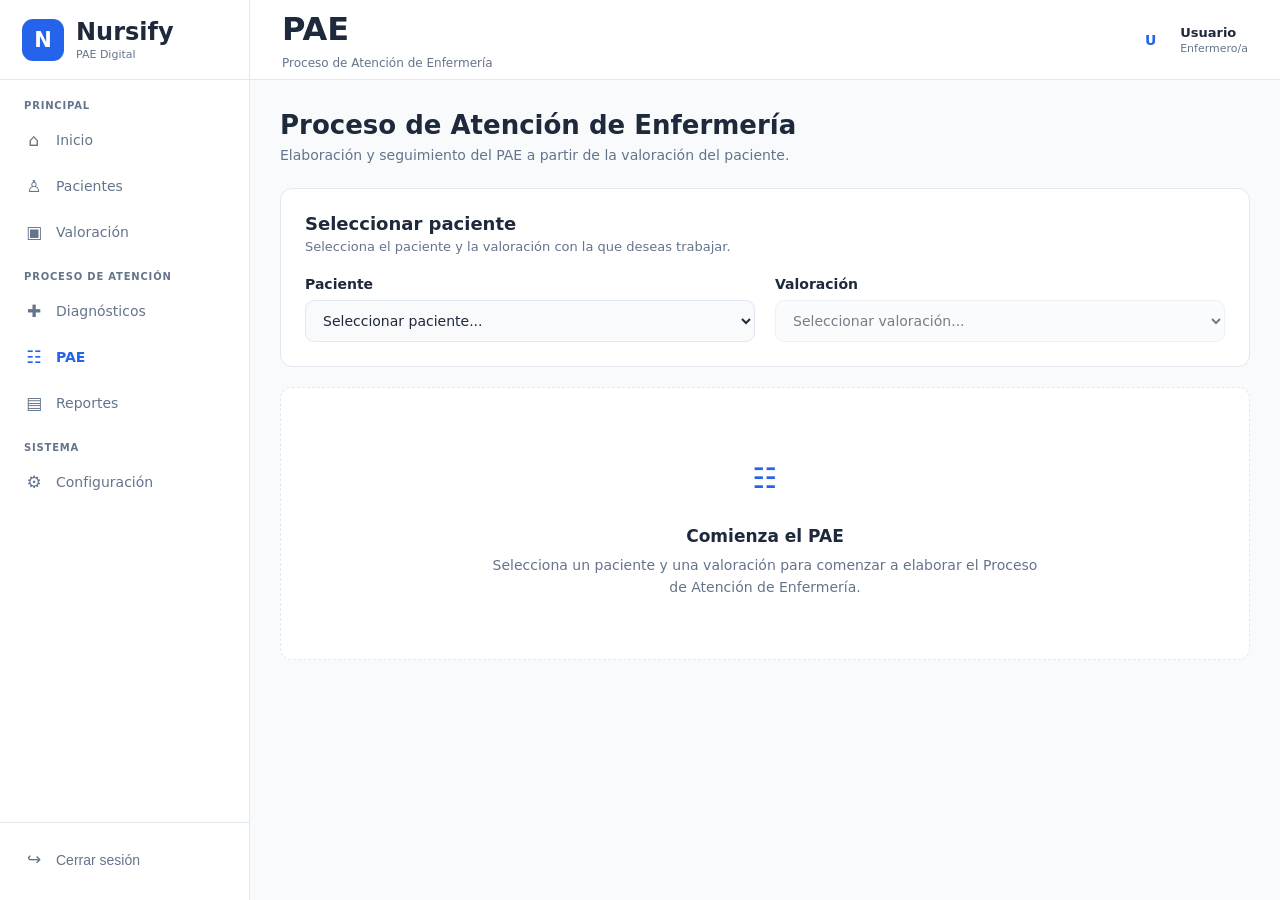
<file: frontend/pages/pae.html>
<!DOCTYPE html>
<html lang="es">
<head>
    <meta charset="UTF-8">
    <meta name="viewport" content="width=device-width, initial-scale=1.0">

    <title>PAE - Nursify</title>

    <!-- ESTILOS GLOBALES -->
    <link rel="stylesheet" href="../css/variables.css">
    <link rel="stylesheet" href="../css/main.css">

    <!-- IMPORTANTE:
         Contiene el diseño común del sidebar, topbar y estructura general -->
    <link rel="stylesheet" href="../css/views/pacientes.css">

    <!-- ESTILOS PROPIOS DEL PAE -->
    <link rel="stylesheet" href="../css/views/pae.css">
</head>

<body>

<div class="app-layout">

    <!-- =====================================================
         SIDEBAR
    ====================================================== -->

    <aside class="sidebar">

        <div class="sidebar-header">

            <div class="brand-logo">
                N
            </div>

            <div class="brand-info">
                <h2>Nursify</h2>
                <span>PAE Digital</span>
            </div>

        </div>


        <nav class="sidebar-nav">

            <!-- PRINCIPAL -->

            <div class="nav-section-title">
                PRINCIPAL
            </div>

            <a href="dashboard.html" class="nav-item">
                <span class="nav-icon">⌂</span>
                <span>Inicio</span>
            </a>

            <a href="pacientes.html" class="nav-item">
                <span class="nav-icon">♙</span>
                <span>Pacientes</span>
            </a>

            <a href="valoracion.html" class="nav-item">
                <span class="nav-icon">▣</span>
                <span>Valoración</span>
            </a>


            <!-- PROCESO DE ATENCIÓN -->

            <div class="nav-section-title">
                PROCESO DE ATENCIÓN
            </div>

            <a href="diagnosticos.html" class="nav-item">
                <span class="nav-icon">✚</span>
                <span>Diagnósticos</span>
            </a>

            <a href="pae.html" class="nav-item active">
                <span class="nav-icon">☷</span>
                <span>PAE</span>
            </a>

            <a href="reportes.html" class="nav-item">
                <span class="nav-icon">▤</span>
                <span>Reportes</span>
            </a>


            <!-- SISTEMA -->

            <div class="nav-section-title">
                SISTEMA
            </div>

            <a href="configuracion.html" class="nav-item">
                <span class="nav-icon">⚙</span>
                <span>Configuración</span>
            </a>

        </nav>


        <!-- CERRAR SESIÓN -->

        <div class="sidebar-footer">

            <button
                type="button"
                class="nav-item logout-button"
                id="btnCerrarSesion">

                <span class="nav-icon">↪</span>
                <span>Cerrar sesión</span>

            </button>

        </div>

    </aside>


    <!-- =====================================================
         CONTENEDOR PRINCIPAL
    ====================================================== -->

    <div class="main-container">

        <!-- TOPBAR -->

        <header class="topbar">

            <div class="topbar-left">

                <button
                    type="button"
                    class="menu-button"
                    id="btn-menu">

                    ☰

                </button>

                <div>
                    <h1>PAE</h1>
                    <p>Proceso de Atención de Enfermería</p>
                </div>

            </div>


            <!-- USUARIO -->

            <div class="user-menu">

                <div class="user-avatar" id="userAvatar">
                    U
                </div>

                <div class="user-info">

                    <strong id="usuarioNombre">
                        Usuario
                    </strong>

                    <span id="user-role">
                        Enfermero/a
                    </span>

                </div>

            </div>

        </header>


        <!-- =================================================
             CONTENIDO PAE
        ================================================== -->

        <main class="pae-content">


            <!-- ENCABEZADO -->

            <section class="page-header">

                <div>

                    <h2>Proceso de Atención de Enfermería</h2>

                    <p>
                        Elaboración y seguimiento del PAE a partir de la valoración del paciente.
                    </p>

                </div>

            </section>


            <!-- =================================================
                 SELECCIÓN DE PACIENTE
            ================================================== -->

            <section class="content-card">

                <div class="card-header">

                    <div>

                        <h3>Seleccionar paciente</h3>

                        <p>
                            Selecciona el paciente y la valoración con la que deseas trabajar.
                        </p>

                    </div>

                </div>


                <div class="selection-grid">

                    <div class="form-group">

                        <label for="selectPaciente">
                            Paciente
                        </label>

                        <select
                            id="selectPaciente"
                            class="form-control">

                            <option value="">
                                Seleccionar paciente...
                            </option>

                        </select>

                    </div>


                    <div class="form-group">

                        <label for="selectValoracion">
                            Valoración
                        </label>

                        <select
                            id="selectValoracion"
                            class="form-control"
                            disabled>

                            <option value="">
                                Seleccionar valoración...
                            </option>

                        </select>

                    </div>

                </div>


                <!-- INFORMACIÓN DEL PACIENTE -->

                <div
                    id="patientInfo"
                    class="patient-info hidden">

                    <div class="patient-info-item">

                        <span class="info-label">
                            Paciente
                        </span>

                        <strong id="infoPaciente">
                            -
                        </strong>

                    </div>

                    <div class="patient-info-item">

                        <span class="info-label">
                            DNI
                        </span>

                        <strong id="infoDni">
                            -
                        </strong>

                    </div>

                    <div class="patient-info-item">

                        <span class="info-label">
                            Fecha valoración
                        </span>

                        <strong id="infoFecha">
                            -
                        </strong>

                    </div>

                </div>

            </section>


            <!-- =================================================
                 MENSAJE INICIAL
            ================================================== -->

            <div
                id="mensajeInicial"
                class="empty-state">

                <div class="empty-icon">
                    ☷
                </div>

                <h3>Comienza el PAE</h3>

                <p>
                    Selecciona un paciente y una valoración para comenzar
                    a elaborar el Proceso de Atención de Enfermería.
                </p>

            </div>


            <!-- =================================================
                 CONTENIDO DEL PAE
            ================================================== -->

            <div
                id="paeContainer"
                class="hidden">


                <!-- =================================================
                     DIAGNÓSTICOS
                ================================================== -->

                <section class="content-card">

                    <div class="card-header">

                        <div>

                            <h3>
                                1. Diagnósticos de Enfermería
                            </h3>

                            <p>
                                Diagnósticos asociados al paciente.
                            </p>

                        </div>

                        <span
                            id="contadorDiagnosticos"
                            class="contador">
                            0 diagnósticos
                        </span>

                    </div>


                    <div
                        id="diagnosticosContainer"
                        class="diagnosticos-list">

                    </div>

                </section>


                <!-- =================================================
                     PLANIFICACIÓN
                ================================================== -->

                <section class="content-card">

                    <div class="card-header">

                        <div>

                            <h3>
                                2. Planificación
                            </h3>

                            <p>
                                Define las prioridades y objetivos del cuidado.
                            </p>

                        </div>

                    </div>


                    <div class="form-group">

                        <label for="planificacion">
                            Planificación del cuidado
                        </label>

                        <textarea
                            id="planificacion"
                            class="form-control textarea-pae"
                            rows="6"
                            placeholder="Describe las prioridades, objetivos y planificación del cuidado de enfermería...">
                        </textarea>

                    </div>

                </section>


                <!-- =================================================
                     RESULTADOS ESPERADOS
                ================================================== -->

                <section class="content-card">

                    <div class="card-header">

                        <div>

                            <h3>
                                3. Resultados esperados
                            </h3>

                            <p>
                                Resultados que se esperan alcanzar en el paciente.
                            </p>

                        </div>

                        <span class="taxonomy-badge noc">
                            NOC
                        </span>

                    </div>


                    <div class="form-group">

                        <label for="resultadosEsperados">
                            Resultados esperados
                        </label>

                        <textarea
                            id="resultadosEsperados"
                            class="form-control textarea-pae"
                            rows="6"
                            placeholder="Describe los resultados esperados y los indicadores que permitirán evaluar la evolución del paciente...">
                        </textarea>

                    </div>

                </section>


                <!-- =================================================
                     INTERVENCIONES
                ================================================== -->

                <section class="content-card">

                    <div class="card-header">

                        <div>

                            <h3>
                                4. Intervenciones de Enfermería
                            </h3>

                            <p>
                                Intervenciones necesarias para alcanzar los resultados esperados.
                            </p>

                        </div>

                        <span class="taxonomy-badge nic">
                            NIC
                        </span>

                    </div>


                    <div class="form-group">

                        <label for="intervenciones">
                            Intervenciones
                        </label>

                        <textarea
                            id="intervenciones"
                            class="form-control textarea-pae"
                            rows="6"
                            placeholder="Describe las intervenciones de enfermería que se realizarán...">
                        </textarea>

                    </div>

                </section>


                <!-- =================================================
                     ACTIVIDADES
                ================================================== -->

                <section class="content-card">

                    <div class="card-header">

                        <div>

                            <h3>
                                5. Actividades de Enfermería
                            </h3>

                            <p>
                                Actividades concretas que serán ejecutadas.
                            </p>

                        </div>

                    </div>


                    <div class="form-group">

                        <label for="actividades">
                            Actividades
                        </label>

                        <textarea
                            id="actividades"
                            class="form-control textarea-pae"
                            rows="7"
                            placeholder="Escribe las actividades específicas de enfermería...">
                        </textarea>

                    </div>

                </section>


                <!-- =================================================
                     EVALUACIÓN
                ================================================== -->

                <section class="content-card">

                    <div class="card-header">

                        <div>

                            <h3>
                                6. Evaluación
                            </h3>

                            <p>
                                Registra la respuesta y evolución del paciente.
                            </p>

                        </div>

                    </div>


                    <div class="form-group">

                        <label for="evaluacion">
                            Evaluación del paciente
                        </label>

                        <textarea
                            id="evaluacion"
                            class="form-control textarea-pae"
                            rows="6"
                            placeholder="Describe la evolución del paciente y determina si se alcanzaron los resultados esperados...">
                        </textarea>

                    </div>

                </section>


                <!-- =================================================
                     BOTONES
                ================================================== -->

                <div class="pae-actions">

                    <button
                        type="button"
                        class="btn btn-secondary"
                        id="btnLimpiar">

                        Limpiar

                    </button>

                    <button
                        type="button"
                        class="btn btn-primary"
                        id="btnGuardar">

                        Guardar PAE

                    </button>

                </div>


                <!-- MENSAJE -->

                <div
                    id="mensaje"
                    class="message hidden">
                </div>

            </div>

        </main>

    </div>

</div>


<!-- =========================================================
     JAVASCRIPT
========================================================= -->

<script src="../js/api.js"></script>
<script src="../js/auth.js"></script>
<script src="../js/views/pae.js"></script>

</body>
</html>
</file>
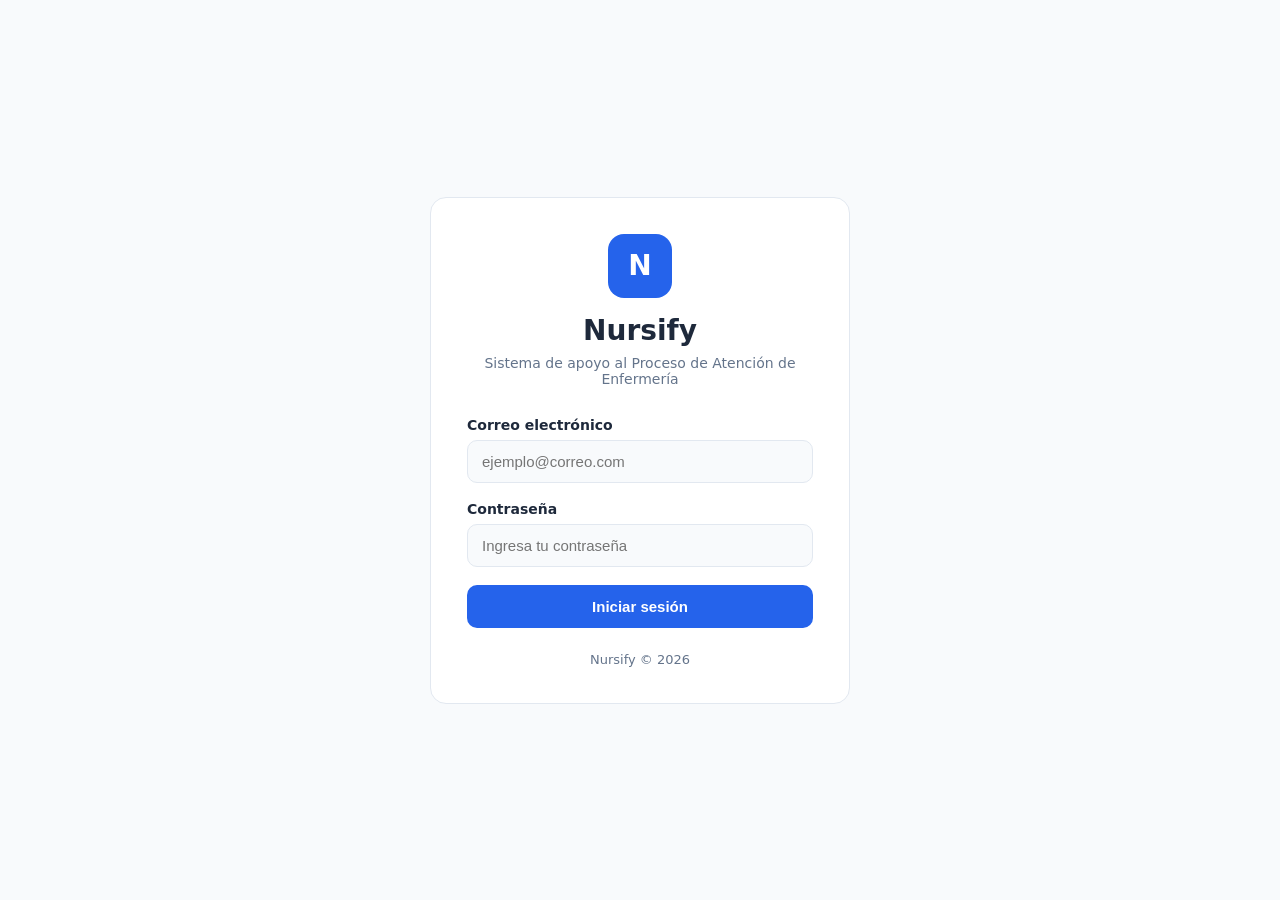
<file: frontend/pages/valoracion.html>
<!DOCTYPE html>
<html lang="es">

<head>

    <meta charset="UTF-8">

    <meta
        name="viewport"
        content="width=device-width, initial-scale=1.0"
    >

    <title>Nursify - Valoración</title>

    <link
        rel="stylesheet"
        href="../css/variables.css"
    >

    <link
        rel="stylesheet"
        href="../css/main.css"
    >

    <link
        rel="stylesheet"
        href="../css/views/valoracion.css"
    >

</head>


<body>

    <div class="app-layout">


        <!-- =========================================
             SIDEBAR
        ========================================== -->

        <aside class="sidebar">


            <!-- LOGO -->

            <div class="sidebar-header">

                <div class="brand-logo">
                    N
                </div>

                <div class="brand-info">

                    <h1>
                        Nursify
                    </h1>

                    <span>
                        PAE Digital
                    </span>

                </div>

            </div>


            <!-- NAVEGACIÓN -->

            <nav class="sidebar-nav">


                <p class="nav-section-title">
                    PRINCIPAL
                </p>


                <a
                    href="dashboard.html"
                    class="nav-item"
                >

                    <span class="nav-icon">
                        ⌂
                    </span>

                    <span>
                        Inicio
                    </span>

                </a>


                <a
                    href="pacientes.html"
                    class="nav-item"
                >

                    <span class="nav-icon">
                        ♙
                    </span>

                    <span>
                        Pacientes
                    </span>

                </a>


                <a
                    href="valoracion.html"
                    class="nav-item active"
                >

                    <span class="nav-icon">
                        ＋
                    </span>

                    <span>
                        Valoración
                    </span>

                </a>


                <p class="nav-section-title">
                    PROCESO DE ATENCIÓN
                </p>


                <a
                    href="diagnosticos.html"
                    class="nav-item"
                >

                    <span class="nav-icon">
                        ✚
                    </span>

                    <span>
                        Diagnósticos
                    </span>

                </a>


                <a
                    href="pae.html"
                    class="nav-item"
                >

                    <span class="nav-icon">
                        ▣
                    </span>

                    <span>
                        PAE
                    </span>

                </a>


                <a
                    href="reportes.html"
                    class="nav-item"
                >

                    <span class="nav-icon">
                        ▤
                    </span>

                    <span>
                        Reportes
                    </span>

                </a>


                <p class="nav-section-title">
                    SISTEMA
                </p>


                <a
                    href="configuracion.html"
                    class="nav-item"
                >

                    <span class="nav-icon">
                        ⚙
                    </span>

                    <span>
                        Configuración
                    </span>

                </a>


            </nav>


            <!-- CERRAR SESIÓN -->

            <div class="sidebar-footer">

                <!-- IMPORTANTE:
                     Se mantiene btnCerrarSesion porque
                     valoracion.js actualmente utiliza este ID.
                -->

                <button
                    type="button"
                    id="btnCerrarSesion"
                    class="logout-button"
                >

                    <span class="nav-icon">
                        ↪
                    </span>

                    <span>
                        Cerrar sesión
                    </span>

                </button>

            </div>


        </aside>


        <!-- =========================================
             CONTENIDO PRINCIPAL
        ========================================== -->

        <div class="main-container">


            <!-- TOPBAR -->

            <header class="topbar">


                <div class="topbar-left">


                    <button
                        type="button"
                        id="btn-menu"
                        class="menu-button"
                        aria-label="Abrir menú"
                    >
                        ☰
                    </button>


                    <div>

                        <h2>
                            Valoración
                        </h2>

                        <p>
                            Valoración de enfermería
                        </p>

                    </div>


                </div>


                <!-- USUARIO -->

                <div class="user-menu">


                    <div
                        class="user-avatar"
                        id="user-avatar"
                    >
                        U
                    </div>


                    <div class="user-info">

                        <!-- Se mantiene usuarioNombre
                             porque valoracion.js lo utiliza -->

                        <strong id="usuarioNombre">
                            Usuario
                        </strong>


                        <span id="user-role">
                            Usuario
                        </span>

                    </div>


                </div>


            </header>


            <!-- =========================================
                 CONTENIDO DE VALORACIÓN
            ========================================== -->

            <main class="valoracion-content">


                <!-- =====================================
                     ENCABEZADO
                ====================================== -->

                <section class="page-header">


                    <div>

                        <p class="page-label">
                            PROCESO DE ATENCIÓN
                        </p>


                        <h1>
                            Valoración de enfermería
                        </h1>


                        <p>
                            Registra y administra la valoración
                            clínica del paciente.
                        </p>

                    </div>


                </section>


                <!-- =====================================
                     SELECCIÓN DEL PACIENTE
                ====================================== -->

                <section class="content-card">


                    <div class="card-header">


                        <div>

                            <h2>
                                Seleccionar paciente
                            </h2>

                            <p>
                                Selecciona el paciente al que
                                deseas realizar la valoración.
                            </p>

                        </div>


                    </div>


                    <div class="form-group">


                        <label for="selectPaciente">
                            Paciente
                        </label>


                        <select
                            id="selectPaciente"
                        >

                            <option value="">
                                Seleccione un paciente
                            </option>

                        </select>


                    </div>


                    <!-- INFORMACIÓN DEL PACIENTE -->

                    <div
                        id="pacienteSeleccionado"
                        class="paciente-info hidden"
                    >


                        <div class="patient-info-item">

                            <span>
                                DNI
                            </span>

                            <strong id="pacienteDni">
                                -
                            </strong>

                        </div>


                        <div class="patient-info-item">

                            <span>
                                Nombres
                            </span>

                            <strong id="pacienteNombres">
                                -
                            </strong>

                        </div>


                        <div class="patient-info-item">

                            <span>
                                Apellidos
                            </span>

                            <strong id="pacienteApellidos">
                                -
                            </strong>

                        </div>


                        <div class="patient-info-item">

                            <span>
                                Edad
                            </span>

                            <strong id="pacienteEdad">
                                -
                            </strong>

                        </div>


                    </div>


                </section>


                <!-- =====================================
                     FORMULARIO DE VALORACIÓN
                ====================================== -->

                <section class="content-card">


                    <div class="card-header">


                        <div>

                            <h2 id="tituloFormulario">
                                Nueva valoración
                            </h2>

                            <p>
                                Registra la información clínica
                                del paciente.
                            </p>

                        </div>


                    </div>


                    <form id="formValoracion">


                        <!-- FECHA -->

                        <div class="form-group">


                            <label for="fecha">
                                Fecha y hora
                            </label>


                            <input
                                type="datetime-local"
                                id="fecha"
                            >


                        </div>


                        <!-- DATOS CLÍNICOS -->

                        <div class="form-group">


                            <label for="datosClinicos">
                                Datos clínicos
                            </label>


                            <textarea
                                id="datosClinicos"
                                rows="6"
                                placeholder="Ingrese los datos clínicos relevantes del paciente..."
                            ></textarea>


                        </div>


                        <!-- =================================
                             SIGNOS VITALES
                        ================================== -->

                        <div class="section-title">


                            <div>

                                <h3>
                                    Signos vitales
                                </h3>

                                <p>
                                    Registra los signos vitales
                                    obtenidos durante la valoración.
                                </p>

                            </div>


                        </div>


                        <div class="signos-grid">


                            <!-- PA -->

                            <div class="form-group">

                                <label for="presionArterial">
                                    Presión arterial
                                </label>

                                <input
                                    type="text"
                                    id="presionArterial"
                                    placeholder="120/80 mmHg"
                                >

                            </div>


                            <!-- FC -->

                            <div class="form-group">

                                <label for="frecuenciaCardiaca">
                                    Frecuencia cardíaca
                                </label>

                                <input
                                    type="text"
                                    id="frecuenciaCardiaca"
                                    placeholder="78 lpm"
                                >

                            </div>


                            <!-- FR -->

                            <div class="form-group">

                                <label for="frecuenciaRespiratoria">
                                    Frecuencia respiratoria
                                </label>

                                <input
                                    type="text"
                                    id="frecuenciaRespiratoria"
                                    placeholder="18 rpm"
                                >

                            </div>


                            <!-- TEMPERATURA -->

                            <div class="form-group">

                                <label for="temperatura">
                                    Temperatura
                                </label>

                                <input
                                    type="text"
                                    id="temperatura"
                                    placeholder="36.7 °C"
                                >

                            </div>


                            <!-- SATURACIÓN -->

                            <div class="form-group">

                                <label for="saturacion">
                                    Saturación de oxígeno
                                </label>

                                <input
                                    type="text"
                                    id="saturacion"
                                    placeholder="98 %"
                                >

                            </div>


                        </div>


                        <!-- =================================
                             PATRONES DE GORDON
                        ================================== -->

                        <div class="section-title">


                            <div>

                                <h3>
                                    Patrones funcionales de Gordon
                                </h3>

                                <p>
                                    Registra la información obtenida
                                    de los patrones funcionales.
                                </p>

                            </div>


                        </div>


                        <div class="form-group">


                            <label for="patronesGordon">
                                Valoración de los patrones
                            </label>


                            <textarea
                                id="patronesGordon"
                                rows="10"
                                placeholder="Ingrese la información correspondiente a los patrones funcionales de Gordon..."
                            ></textarea>


                        </div>


                        <!-- BOTONES -->

                        <div class="form-actions">


                            <button
                                type="button"
                                id="btnCancelar"
                                class="btn-secondary hidden"
                            >
                                Cancelar edición
                            </button>


                            <button
                                type="submit"
                                id="btnGuardar"
                                class="btn-primary"
                            >
                                Guardar valoración
                            </button>


                        </div>


                    </form>


                </section>


                <!-- =====================================
                     HISTORIAL
                ====================================== -->

                <section class="content-card">


                    <div class="card-header">


                        <div>

                            <h2>
                                Historial de valoraciones
                            </h2>

                            <p>
                                Consulta las valoraciones
                                registradas del paciente.
                            </p>

                        </div>


                    </div>


                    <div
                        id="mensajeHistorial"
                        class="mensaje-vacio"
                    >
                        Selecciona un paciente para visualizar
                        sus valoraciones.
                    </div>


                    <div class="table-container">


                        <table id="tablaValoraciones">


                            <thead>

                                <tr>

                                    <th>
                                        Fecha
                                    </th>

                                    <th>
                                        Datos clínicos
                                    </th>

                                    <th>
                                        Signos vitales
                                    </th>

                                    <th>
                                        Acciones
                                    </th>

                                </tr>

                            </thead>


                            <tbody id="tablaValoracionesBody">

                            </tbody>


                        </table>


                    </div>


                </section>


            </main>


        </div>


    </div>


    <!-- =========================================
         JAVASCRIPT
    ========================================== -->

    <script src="../js/api.js"></script>

    <script src="../js/auth.js"></script>

    <script src="../js/views/valoracion.js"></script>


</body>

</html>
</file>
<file: frontend/css/variables.css>
:root {
    --color-primary: #2563eb;
    --color-primary-dark: #1d4ed8;

    --color-background: #f8fafc;
    --color-surface: #ffffff;

    --color-text: #1e293b;
    --color-text-secondary: #64748b;

    --color-border: #e2e8f0;

    --color-success: #16a34a;
    --color-danger: #dc2626;

    --font-family:
        Inter,
        system-ui,
        -apple-system,
        BlinkMacSystemFont,
        "Segoe UI",
        sans-serif;

    --radius-sm: 6px;
    --radius-md: 10px;
    --radius-lg: 14px;

    --spacing-xs: 4px;
    --spacing-sm: 8px;
    --spacing-md: 16px;
    --spacing-lg: 24px;
    --spacing-xl: 32px;
}
</file>
<file: frontend/css/main.css>
* {
    box-sizing: border-box;
    margin: 0;
    padding: 0;
}


body {
    min-height: 100vh;

    background-color: var(--color-background);
    color: var(--color-text);

    font-family: var(--font-family);
}


.container {
    width: min(900px, 90%);
    margin: 0 auto;
    padding: 60px 20px;
}


h1 {
    margin-bottom: var(--spacing-sm);
}


p {
    color: var(--color-text-secondary);
    margin-bottom: var(--spacing-lg);
}


#api-status {
    padding: var(--spacing-md);

    background-color: var(--color-surface);

    border: 1px solid var(--color-border);
    border-radius: var(--radius-md);
}
</file>
<file: frontend/css/views/pacientes.css>
/* =========================
   LAYOUT
========================= */

.app-layout {
    min-height: 100vh;
    display: flex;
    background: var(--color-background);
}


/* =========================
   SIDEBAR
========================= */

.sidebar {
    width: 250px;
    min-height: 100vh;
    background: var(--color-surface);
    border-right: 1px solid var(--color-border);
    display: flex;
    flex-direction: column;
    position: fixed;
    left: 0;
    top: 0;
    bottom: 0;
    z-index: 100;
}

.sidebar-header {
    height: 80px;
    padding: 0 22px;
    display: flex;
    align-items: center;
    gap: 12px;
    border-bottom: 1px solid var(--color-border);
}

.brand-logo {
    width: 42px;
    height: 42px;
    border-radius: 11px;
    display: flex;
    align-items: center;
    justify-content: center;
    background: var(--color-primary);
    color: white;
    font-size: 21px;
    font-weight: 700;
}

.brand-info h1 {
    margin: 0;
    font-size: 20px;
    color: var(--color-text);
}

.brand-info span {
    display: block;
    margin-top: 2px;
    color: var(--color-text-secondary);
    font-size: 11px;
}

.sidebar-nav {
    flex: 1;
    padding: 20px 12px;
    overflow-y: auto;
}

.nav-section-title {
    margin: 18px 12px 8px;
    font-size: 10px;
    font-weight: 700;
    letter-spacing: 0.08em;
    color: var(--color-text-secondary);
}

.nav-section-title:first-child {
    margin-top: 0;
}

.nav-item {
    display: flex;
    align-items: center;
    gap: 12px;
    padding: 11px 12px;
    margin-bottom: 4px;
    border-radius: 9px;
    text-decoration: none;
    color: var(--color-text-secondary);
    font-size: 14px;
    font-weight: 500;
    transition: 0.2s ease;
}

.nav-item:hover {
    background: var(--color-background);
    color: var(--color-text);
}

.nav-item.active {
    background: var(--color-primary-light);
    color: var(--color-primary);
    font-weight: 600;
}

.nav-icon {
    width: 20px;
    text-align: center;
    font-size: 17px;
}

.sidebar-footer {
    padding: 15px 12px;
    border-top: 1px solid var(--color-border);
}

.logout-button {
    width: 100%;
    display: flex;
    align-items: center;
    gap: 12px;
    padding: 11px 12px;
    border: none;
    border-radius: 9px;
    background: transparent;
    color: var(--color-text-secondary);
    cursor: pointer;
    font-size: 14px;
    text-align: left;
}

.logout-button:hover {
    background: var(--color-background);
    color: var(--color-text);
}


/* =========================
   MAIN
========================= */

.main-container {
    width: calc(100% - 250px);
    margin-left: 250px;
    min-height: 100vh;
}


/* =========================
   TOPBAR
========================= */

.topbar {
    height: 80px;
    padding: 0 32px;
    display: flex;
    align-items: center;
    justify-content: space-between;
    background: var(--color-surface);
    border-bottom: 1px solid var(--color-border);
}

.topbar-left {
    display: flex;
    align-items: center;
    gap: 15px;
}

.topbar-left h2 {
    margin: 0;
    font-size: 19px;
    color: var(--color-text);
}

.topbar-left p {
    margin: 3px 0 0;
    font-size: 12px;
    color: var(--color-text-secondary);
}

.menu-button {
    display: none;
    border: none;
    background: transparent;
    font-size: 22px;
    cursor: pointer;
}

.user-menu {
    display: flex;
    align-items: center;
    gap: 10px;
}

.user-avatar {
    width: 39px;
    height: 39px;
    border-radius: 50%;
    display: flex;
    align-items: center;
    justify-content: center;
    background: var(--color-primary-light);
    color: var(--color-primary);
    font-weight: 700;
    font-size: 14px;
}

.user-info {
    display: flex;
    flex-direction: column;
    gap: 2px;
}

.user-info strong {
    font-size: 13px;
    color: var(--color-text);
}

.user-info span {
    font-size: 11px;
    color: var(--color-text-secondary);
}


/* =========================
   CONTENT
========================= */

.patients-content {
    padding: 32px;
    max-width: 1400px;
    margin: 0 auto;
}


/* =========================
   PAGE HEADER
========================= */

.page-header {
    display: flex;
    align-items: flex-end;
    justify-content: space-between;
    gap: 20px;
    margin-bottom: 25px;
}

.page-label {
    margin: 0 0 7px;
    color: var(--color-primary);
    font-size: 11px;
    font-weight: 700;
    letter-spacing: 0.08em;
}

.page-header h1 {
    margin: 0;
    color: var(--color-text);
    font-size: 30px;
}

.page-header p:last-child {
    margin: 7px 0 0;
    color: var(--color-text-secondary);
    font-size: 14px;
}


/* =========================
   BUTTONS
========================= */

.btn-primary {
    display: inline-flex;
    align-items: center;
    justify-content: center;
    gap: 7px;
    padding: 11px 17px;
    border: none;
    border-radius: 9px;
    background: var(--color-primary);
    color: white;
    font-size: 13px;
    font-weight: 600;
    cursor: pointer;
    transition: 0.2s ease;
}

.btn-primary:hover {
    opacity: 0.9;
}

.btn-primary:disabled {
    opacity: 0.6;
    cursor: not-allowed;
}

.btn-secondary {
    padding: 11px 17px;
    border: 1px solid var(--color-border);
    border-radius: 9px;
    background: var(--color-surface);
    color: var(--color-text);
    font-size: 13px;
    font-weight: 600;
    cursor: pointer;
}

.btn-secondary:hover {
    background: var(--color-background);
}

.btn-danger {
    padding: 11px 17px;
    border: none;
    border-radius: 9px;
    background: #dc2626;
    color: white;
    font-size: 13px;
    font-weight: 600;
    cursor: pointer;
}

.btn-danger:hover {
    opacity: 0.9;
}


/* =========================
   SEARCH
========================= */

.search-section {
    margin-bottom: 18px;
}

.search-box {
    max-width: 550px;
    position: relative;
}

.search-box input {
    width: 100%;
    box-sizing: border-box;
    padding: 12px 14px 12px 42px;
    border: 1px solid var(--color-border);
    border-radius: 10px;
    background: var(--color-surface);
    color: var(--color-text);
    font-size: 14px;
    outline: none;
}

.search-box input:focus {
    border-color: var(--color-primary);
    box-shadow: 0 0 0 3px var(--color-primary-light);
}

.search-icon {
    position: absolute;
    left: 14px;
    top: 50%;
    transform: translateY(-50%);
    font-size: 15px;
}


/* =========================
   MENSAJE
========================= */

.mensaje {
    padding: 12px 15px;
    margin-bottom: 18px;
    border-radius: 9px;
    font-size: 13px;
}

.mensaje.success {
    background: #dcfce7;
    color: #166534;
}

.mensaje.error {
    background: #fee2e2;
    color: #991b1b;
}


/* =========================
   TABLE
========================= */

.table-card {
    background: var(--color-surface);
    border: 1px solid var(--color-border);
    border-radius: 13px;
    box-shadow: var(--shadow);
    overflow: hidden;
}

.table-header {
    padding: 20px 22px;
    border-bottom: 1px solid var(--color-border);
}

.table-header h2 {
    margin: 0;
    color: var(--color-text);
    font-size: 17px;
}

.table-header p {
    margin: 4px 0 0;
    color: var(--color-text-secondary);
    font-size: 12px;
}

.table-container {
    width: 100%;
    overflow-x: auto;
}

table {
    width: 100%;
    border-collapse: collapse;
}

thead {
    background: var(--color-background);
}

th {
    padding: 13px 20px;
    text-align: left;
    color: var(--color-text-secondary);
    font-size: 11px;
    font-weight: 700;
    white-space: nowrap;
}

td {
    padding: 15px 20px;
    border-top: 1px solid var(--color-border);
    color: var(--color-text);
    font-size: 13px;
}

tbody tr:hover {
    background: var(--color-background);
}

.patient-name {
    font-weight: 600;
}

.patient-dni {
    font-family: monospace;
    font-size: 13px;
}

.loading-cell {
    text-align: center;
    padding: 40px;
    color: var(--color-text-secondary);
}


/* =========================
   ACTION BUTTONS
========================= */

.actions {
    display: flex;
    gap: 7px;
}

.action-button {
    width: 34px;
    height: 34px;
    border: 1px solid var(--color-border);
    border-radius: 8px;
    background: var(--color-surface);
    color: var(--color-text-secondary);
    cursor: pointer;
    font-size: 14px;
}

.action-button:hover {
    background: var(--color-background);
    color: var(--color-text);
}

.action-button.delete:hover {
    color: #dc2626;
    border-color: #fecaca;
}


/* =========================
   EMPTY STATE
========================= */

.empty-state {
    padding: 55px 20px;
    text-align: center;
}

.empty-icon {
    width: 58px;
    height: 58px;
    margin: 0 auto 15px;
    border-radius: 14px;
    display: flex;
    align-items: center;
    justify-content: center;
    background: var(--color-primary-light);
    color: var(--color-primary);
    font-size: 25px;
}

.empty-state h3 {
    margin: 0;
    color: var(--color-text);
    font-size: 17px;
}

.empty-state p {
    margin: 7px 0 18px;
    color: var(--color-text-secondary);
    font-size: 13px;
}


/* =========================
   MODAL
========================= */

.modal-overlay {
    position: fixed;
    inset: 0;
    z-index: 500;
    display: flex;
    align-items: center;
    justify-content: center;
    padding: 20px;
    background: rgba(0, 0, 0, 0.45);
}

.modal-overlay[hidden] {
    display: none;
}

.modal {
    width: 100%;
    max-width: 600px;
    max-height: 90vh;
    overflow-y: auto;
    background: var(--color-surface);
    border-radius: 15px;
    box-shadow: 0 20px 50px rgba(0, 0, 0, 0.18);
}

.modal-small {
    max-width: 420px;
    padding: 30px;
    text-align: center;
}

.modal-header {
    padding: 22px 24px;
    display: flex;
    align-items: flex-start;
    justify-content: space-between;
    border-bottom: 1px solid var(--color-border);
}

.modal-header h2 {
    margin: 0;
    color: var(--color-text);
    font-size: 19px;
}

.modal-header p {
    margin: 5px 0 0;
    color: var(--color-text-secondary);
    font-size: 12px;
}

.modal-close {
    width: 32px;
    height: 32px;
    border: none;
    border-radius: 7px;
    background: transparent;
    color: var(--color-text-secondary);
    font-size: 25px;
    cursor: pointer;
}

.modal-close:hover {
    background: var(--color-background);
}


/* =========================
   FORM
========================= */

#form-paciente {
    padding: 24px;
}

.form-grid {
    display: grid;
    grid-template-columns: repeat(2, 1fr);
    gap: 18px;
}

.form-group {
    display: flex;
    flex-direction: column;
    gap: 7px;
}

.form-group.full-width {
    grid-column: 1 / -1;
}

.form-group label {
    color: var(--color-text);
    font-size: 13px;
    font-weight: 600;
}

.form-group input,
.form-group select {
    width: 100%;
    box-sizing: border-box;
    padding: 11px 13px;
    border: 1px solid var(--color-border);
    border-radius: 9px;
    background: var(--color-background);
    color: var(--color-text);
    font-size: 14px;
    outline: none;
}

.form-group input:focus,
.form-group select:focus {
    border-color: var(--color-primary);
    box-shadow: 0 0 0 3px var(--color-primary-light);
}

.modal-footer {
    padding: 18px 24px;
    display: flex;
    justify-content: flex-end;
    gap: 10px;
    border-top: 1px solid var(--color-border);
}


/* =========================
   CONFIRMATION
========================= */

.confirm-icon {
    width: 50px;
    height: 50px;
    margin: 0 auto 15px;
    border-radius: 50%;
    display: flex;
    align-items: center;
    justify-content: center;
    background: #fee2e2;
    color: #dc2626;
    font-size: 22px;
    font-weight: 700;
}

.modal-small h2 {
    margin: 0;
    color: var(--color-text);
    font-size: 19px;
}

.modal-small p {
    margin: 9px 0 20px;
    color: var(--color-text-secondary);
    font-size: 13px;
    line-height: 1.5;
}

.modal-small .modal-footer {
    border-top: none;
    padding: 0;
    justify-content: center;
}


/* =========================
   RESPONSIVE
========================= */

@media (max-width: 800px) {

    .sidebar {
        transform: translateX(-100%);
        transition: transform 0.25s ease;
    }

    .sidebar.open {
        transform: translateX(0);
    }

    .main-container {
        width: 100%;
        margin-left: 0;
    }

    .menu-button {
        display: block;
    }

    .topbar {
        padding: 0 20px;
    }

    .patients-content {
        padding: 22px 20px;
    }

    .page-header {
        align-items: flex-start;
        flex-direction: column;
    }

}


@media (max-width: 600px) {

    .form-grid {
        grid-template-columns: 1fr;
    }

    .form-group.full-width {
        grid-column: auto;
    }

    .user-info {
        display: none;
    }

}
</file>
<file: frontend/css/views/casos-clinicos.css>
/* =========================================
   CASOS CLÍNICOS
   Diseño basado en Pacientes
========================================= */

.casos-card {
    margin-bottom: 0;
}


/* =========================================
   ÁREA DE CARGA
========================================= */

.caso-upload {
    margin: 22px;
    padding: 50px 25px;

    border: 2px dashed var(--color-border);
    border-radius: 12px;

    text-align: center;

    background: var(--color-background);

    transition: 0.2s ease;
}

.caso-upload:hover {
    border-color: var(--color-primary);
    background: var(--color-primary-light);
}

.caso-upload-icon {
    width: 58px;
    height: 58px;

    margin: 0 auto 16px;

    display: flex;
    align-items: center;
    justify-content: center;

    border-radius: 14px;

    background: var(--color-primary-light);
    color: var(--color-primary);

    font-size: 25px;
}

.caso-upload h3 {
    margin: 0 0 8px;

    color: var(--color-text);

    font-size: 17px;
}

.caso-upload p {
    margin: 0 auto 20px;

    max-width: 500px;

    color: var(--color-text-secondary);

    font-size: 13px;
}


/* =========================================
   ARCHIVO SELECCIONADO
========================================= */

.caso-archivo-seleccionado {
    margin: 0 22px 22px;

    padding: 15px 17px;

    display: flex;
    align-items: center;
    justify-content: space-between;

    gap: 15px;

    border: 1px solid var(--color-border);
    border-radius: 10px;

    background: var(--color-surface);
}

.caso-archivo-seleccionado > div {
    display: flex;
    flex-direction: column;

    gap: 4px;
}

.caso-archivo-seleccionado strong {
    color: var(--color-text);

    font-size: 13px;
}

.caso-archivo-seleccionado span {
    color: var(--color-text-secondary);

    font-size: 12px;
}


/* =========================================
   LISTA DE CASOS
========================================= */

.case-list {
    display: flex;
    flex-direction: column;

    gap: 10px;

    padding: 20px 22px;
}

.case-item {
    display: flex;
    align-items: center;
    justify-content: space-between;

    gap: 15px;

    padding: 15px;

    border: 1px solid var(--color-border);
    border-radius: 10px;

    background: var(--color-surface);

    transition: 0.2s ease;
}

.case-item:hover {
    background: var(--color-background);

    border-color: var(--color-primary);
}

.case-info {
    display: flex;
    align-items: center;

    gap: 12px;

    min-width: 0;
}

.case-icon {
    width: 40px;
    height: 40px;

    flex-shrink: 0;

    display: flex;
    align-items: center;
    justify-content: center;

    border-radius: 9px;

    background: var(--color-primary-light);
    color: var(--color-primary);

    font-size: 17px;
}

.case-details {
    display: flex;
    flex-direction: column;

    gap: 4px;

    min-width: 0;
}

.case-details strong {
    color: var(--color-text);

    font-size: 13px;

    overflow: hidden;
    text-overflow: ellipsis;
    white-space: nowrap;
}

.case-details span {
    color: var(--color-text-secondary);

    font-size: 12px;
}

.case-actions {
    display: flex;

    gap: 7px;

    flex-shrink: 0;
}


/* =========================================
   VISOR DE TEXTO
========================================= */

.caso-visor-header {
    align-items: center;
}

.text-preview {
    margin: 0 22px 22px;

    max-height: 600px;

    overflow-y: auto;

    padding: 20px;

    border: 1px solid var(--color-border);
    border-radius: 10px;

    background: var(--color-background);
}

.text-preview pre {
    margin: 0;

    white-space: pre-wrap;
    word-break: break-word;

    color: var(--color-text);

    font-family: var(--font-family);

    font-size: 13px;

    line-height: 1.6;
}


/* =========================================
   RESPONSIVE
========================================= */

@media (max-width: 768px) {

    .caso-archivo-seleccionado {
        flex-direction: column;

        align-items: stretch;
    }

    .case-item {
        flex-direction: column;

        align-items: stretch;
    }

    .case-actions {
        width: 100%;
    }

    .case-actions button {
        flex: 1;
    }
}
</file>
<file: frontend/css/views/dashboard.css>
.app-layout {
    min-height: 100vh;
    display: flex;
    background: var(--color-background);
}


/* =========================
   SIDEBAR
========================= */

.sidebar {
    width: 250px;
    min-height: 100vh;
    background: var(--color-surface);
    border-right: 1px solid var(--color-border);
    display: flex;
    flex-direction: column;
    position: fixed;
    left: 0;
    top: 0;
    bottom: 0;
    z-index: 100;
}

.sidebar-header {
    height: 80px;
    padding: 0 22px;
    display: flex;
    align-items: center;
    gap: 12px;
    border-bottom: 1px solid var(--color-border);
}

.brand-logo {
    width: 42px;
    height: 42px;
    border-radius: 11px;
    display: flex;
    align-items: center;
    justify-content: center;
    background: var(--color-primary);
    color: white;
    font-size: 21px;
    font-weight: 700;
}

.brand-info h1 {
    margin: 0;
    font-size: 20px;
    color: var(--color-text);
}

.brand-info span {
    display: block;
    margin-top: 2px;
    color: var(--color-text-secondary);
    font-size: 11px;
}


.sidebar-nav {
    flex: 1;
    padding: 20px 12px;
    overflow-y: auto;
}

.nav-section-title {
    margin: 18px 12px 8px;
    font-size: 10px;
    font-weight: 700;
    letter-spacing: 0.08em;
    color: var(--color-text-secondary);
}

.nav-section-title:first-child {
    margin-top: 0;
}

.nav-item {
    display: flex;
    align-items: center;
    gap: 12px;
    padding: 11px 12px;
    margin-bottom: 4px;
    border-radius: 9px;
    text-decoration: none;
    color: var(--color-text-secondary);
    font-size: 14px;
    font-weight: 500;
    transition: 0.2s ease;
}

.nav-item:hover {
    background: var(--color-background);
    color: var(--color-text);
}

.nav-item.active {
    background: var(--color-primary-light);
    color: var(--color-primary);
    font-weight: 600;
}

.nav-icon {
    width: 20px;
    text-align: center;
    font-size: 17px;
}

.sidebar-footer {
    padding: 15px 12px;
    border-top: 1px solid var(--color-border);
}

.logout-button {
    width: 100%;
    display: flex;
    align-items: center;
    gap: 12px;
    padding: 11px 12px;
    border: none;
    border-radius: 9px;
    background: transparent;
    color: var(--color-text-secondary);
    cursor: pointer;
    font-size: 14px;
    text-align: left;
}

.logout-button:hover {
    background: var(--color-background);
    color: var(--color-text);
}


/* =========================
   CONTENIDO
========================= */

.main-container {
    width: calc(100% - 250px);
    margin-left: 250px;
    min-height: 100vh;
}


/* =========================
   TOPBAR
========================= */

.topbar {
    height: 80px;
    padding: 0 32px;
    display: flex;
    align-items: center;
    justify-content: space-between;
    background: var(--color-surface);
    border-bottom: 1px solid var(--color-border);
}

.topbar-left {
    display: flex;
    align-items: center;
    gap: 15px;
}

.topbar-left h2 {
    margin: 0;
    font-size: 19px;
    color: var(--color-text);
}

.topbar-left p {
    margin: 3px 0 0;
    font-size: 12px;
    color: var(--color-text-secondary);
}

.menu-button {
    display: none;
    border: none;
    background: transparent;
    font-size: 22px;
    cursor: pointer;
}

.user-menu {
    display: flex;
    align-items: center;
    gap: 10px;
}

.user-avatar {
    width: 39px;
    height: 39px;
    border-radius: 50%;
    display: flex;
    align-items: center;
    justify-content: center;
    background: var(--color-primary-light);
    color: var(--color-primary);
    font-weight: 700;
    font-size: 14px;
}

.user-info {
    display: flex;
    flex-direction: column;
    gap: 2px;
}

.user-info strong {
    font-size: 13px;
    color: var(--color-text);
}

.user-info span {
    font-size: 11px;
    color: var(--color-text-secondary);
}


/* =========================
   DASHBOARD
========================= */

.dashboard-content {
    padding: 32px;
    max-width: 1400px;
    margin: 0 auto;
}

.welcome-section {
    margin-bottom: 28px;
}

.welcome-label {
    margin: 0 0 7px;
    color: var(--color-primary);
    font-size: 11px;
    font-weight: 700;
    letter-spacing: 0.08em;
}

.welcome-section h1 {
    margin: 0;
    font-size: 30px;
    color: var(--color-text);
}

.welcome-section p:last-child {
    margin: 8px 0 0;
    color: var(--color-text-secondary);
    font-size: 14px;
}


/* =========================
   ESTADÍSTICAS
========================= */

.stats-grid {
    display: grid;
    grid-template-columns: repeat(4, 1fr);
    gap: 18px;
    margin-bottom: 32px;
}

.stat-card {
    background: var(--color-surface);
    border: 1px solid var(--color-border);
    border-radius: 13px;
    padding: 20px;
    display: flex;
    align-items: center;
    gap: 15px;
    box-shadow: var(--shadow);
}

.stat-icon {
    width: 45px;
    height: 45px;
    flex-shrink: 0;
    border-radius: 11px;
    display: flex;
    align-items: center;
    justify-content: center;
    background: var(--color-primary-light);
    color: var(--color-primary);
    font-size: 21px;
}

.stat-information {
    display: flex;
    flex-direction: column;
    gap: 4px;
}

.stat-information span {
    color: var(--color-text-secondary);
    font-size: 12px;
}

.stat-information strong {
    color: var(--color-text);
    font-size: 24px;
}


/* =========================
   SECCIONES
========================= */

.dashboard-section {
    margin-bottom: 30px;
}

.section-header {
    margin-bottom: 15px;
}

.section-header h2 {
    margin: 0;
    font-size: 18px;
    color: var(--color-text);
}

.section-header p {
    margin: 5px 0 0;
    font-size: 13px;
    color: var(--color-text-secondary);
}


/* =========================
   ACCIONES RÁPIDAS
========================= */

.quick-actions {
    display: grid;
    grid-template-columns: repeat(2, 1fr);
    gap: 14px;
}

.quick-action {
    background: var(--color-surface);
    border: 1px solid var(--color-border);
    border-radius: 12px;
    padding: 18px;
    display: flex;
    align-items: center;
    gap: 14px;
    text-decoration: none;
    transition: 0.2s ease;
}

.quick-action:hover {
    border-color: var(--color-primary);
    transform: translateY(-1px);
    box-shadow: var(--shadow);
}

.quick-action-icon {
    width: 42px;
    height: 42px;
    flex-shrink: 0;
    border-radius: 10px;
    display: flex;
    align-items: center;
    justify-content: center;
    background: var(--color-primary-light);
    color: var(--color-primary);
    font-size: 19px;
}

.quick-action div:nth-child(2) {
    flex: 1;
}

.quick-action strong {
    display: block;
    color: var(--color-text);
    font-size: 14px;
}

.quick-action span {
    display: block;
    margin-top: 3px;
    color: var(--color-text-secondary);
    font-size: 12px;
}

.quick-action .action-arrow {
    margin: 0;
    color: var(--color-text-secondary);
    font-size: 18px;
}


/* =========================
   ESTADO DEL SISTEMA
========================= */

.system-status {
    display: flex;
    gap: 15px;
    flex-wrap: wrap;
}

.status-item {
    flex: 1;
    min-width: 230px;
    display: flex;
    align-items: center;
    gap: 12px;
    background: var(--color-surface);
    border: 1px solid var(--color-border);
    border-radius: 12px;
    padding: 17px;
}

.status-indicator {
    width: 10px;
    height: 10px;
    border-radius: 50%;
    background: #22c55e;
    flex-shrink: 0;
}

.status-item div {
    display: flex;
    flex-direction: column;
    gap: 3px;
}

.status-item strong {
    font-size: 13px;
    color: var(--color-text);
}

.status-item span:not(.status-indicator) {
    font-size: 11px;
    color: var(--color-text-secondary);
}


/* =========================
   RESPONSIVE
========================= */

@media (max-width: 1100px) {

    .stats-grid {
        grid-template-columns: repeat(2, 1fr);
    }

}


@media (max-width: 800px) {

    .sidebar {
        transform: translateX(-100%);
        transition: transform 0.25s ease;
    }

    .sidebar.open {
        transform: translateX(0);
    }

    .main-container {
        width: 100%;
        margin-left: 0;
    }

    .menu-button {
        display: block;
    }

    .topbar {
        padding: 0 20px;
    }

    .dashboard-content {
        padding: 22px 20px;
    }

    .quick-actions {
        grid-template-columns: 1fr;
    }

}


@media (max-width: 550px) {

    .stats-grid {
        grid-template-columns: 1fr;
    }

    .user-info {
        display: none;
    }

    .welcome-section h1 {
        font-size: 25px;
    }

}
</file>
<file: frontend/css/views/diagnosticos.css>
/* =========================================
   DIAGNÓSTICOS
   ========================================= */


/* =========================================
   CONTENIDO PRINCIPAL
   ========================================= */

.diagnosticos-content {
    padding: 32px;
    max-width: 1400px;
    margin: 0 auto;
}


/* =========================================
   GRID DE DIAGNÓSTICOS
   ========================================= */

.diagnosticos-grid {
    display: grid;

    grid-template-columns:
        minmax(0, 1fr)
        minmax(0, 1fr);

    gap: 25px;

    margin-top: 25px;
}


/* =========================================
   CARD
   ========================================= */

.content-card {
    background: var(--color-surface);

    border: 1px solid var(--color-border);

    border-radius: 13px;

    box-shadow: var(--shadow);

    overflow: hidden;

    padding: 22px;
}


/* =========================================
   HEADER CARD
   ========================================= */

.card-header {
    display: flex;

    align-items: flex-start;

    justify-content: space-between;

    gap: 20px;

    margin-bottom: 20px;
}

.card-header h2 {
    margin: 0;

    color: var(--color-text);

    font-size: 17px;
}

.card-header p {
    margin: 5px 0 0;

    color: var(--color-text-secondary);

    font-size: 12px;
}


/* =========================================
   FORMULARIO
   ========================================= */

.form-group {
    display: flex;

    flex-direction: column;

    gap: 7px;

    margin-bottom: 18px;
}

.form-group label {
    color: var(--color-text);

    font-size: 13px;

    font-weight: 600;
}

.form-group input,
.form-group select,
.form-group textarea {
    width: 100%;

    box-sizing: border-box;

    padding: 11px 13px;

    border: 1px solid var(--color-border);

    border-radius: 9px;

    background: var(--color-background);

    color: var(--color-text);

    font-family: var(--font-family);

    font-size: 14px;

    outline: none;
}

.form-group input:focus,
.form-group select:focus,
.form-group textarea:focus {
    border-color: var(--color-primary);

    box-shadow:
        0 0 0 3px
        var(--color-primary-light);
}

.form-group textarea {
    resize: vertical;
}


/* =========================================
   INFORMACIÓN PACIENTE
   ========================================= */

.paciente-info {
    display: grid;

    grid-template-columns:
        repeat(4, 1fr);

    gap: 15px;

    margin-top: 20px;

    padding-top: 20px;

    border-top:
        1px solid
        var(--color-border);
}

.patient-info-item {
    display: flex;

    flex-direction: column;

    gap: 5px;
}

.patient-info-item span {
    color:
        var(--color-text-secondary);

    font-size: 10px;

    font-weight: 700;

    text-transform: uppercase;

    letter-spacing: 0.04em;
}

.patient-info-item strong {
    color: var(--color-text);

    font-size: 13px;
}


/* =========================================
   BUSCADOR
   ========================================= */

.search-section {
    margin-bottom: 18px;
}

.search-box {
    position: relative;

    width: 100%;
}

.search-box input {
    width: 100%;

    box-sizing: border-box;

    padding:
        12px
        14px
        12px
        42px;

    border:
        1px solid
        var(--color-border);

    border-radius: 10px;

    background:
        var(--color-background);

    color:
        var(--color-text);

    font-size: 13px;

    outline: none;
}

.search-box input:focus {
    border-color:
        var(--color-primary);

    box-shadow:
        0 0 0 3px
        var(--color-primary-light);
}

.search-icon {
    position: absolute;

    left: 14px;

    top: 50%;

    transform:
        translateY(-50%);

    font-size: 14px;
}


/* =========================================
   TABLA
   ========================================= */

.table-container {
    width: 100%;

    overflow-x: auto;
}

.table-container table {
    width: 100%;

    border-collapse: collapse;
}

.table-container thead {
    background:
        var(--color-background);
}

.table-container th {
    padding: 12px 14px;

    color:
        var(--color-text-secondary);

    font-size: 10px;

    font-weight: 700;

    text-align: left;

    white-space: nowrap;
}

.table-container td {
    padding: 13px 14px;

    border-top:
        1px solid
        var(--color-border);

    color:
        var(--color-text);

    font-size: 12px;

    vertical-align: middle;
}

.table-container tbody tr:hover {
    background:
        var(--color-background);
}


/* =========================================
   CONTADOR
   ========================================= */

.contador {
    min-width: 28px;

    height: 28px;

    padding: 0 8px;

    display: inline-flex;

    align-items: center;

    justify-content: center;

    box-sizing: border-box;

    border-radius: 8px;

    background:
        var(--color-primary-light);

    color:
        var(--color-primary);

    font-size: 11px;

    font-weight: 700;
}


/* =========================================
   CÓDIGO
   ========================================= */

.codigo-diagnostico {
    display: inline-block;

    padding: 4px 7px;

    border-radius: 6px;

    background:
        var(--color-background);

    color:
        var(--color-text);

    font-family: monospace;

    font-size: 11px;

    font-weight: 700;
}


/* =========================================
   TIPO
   ========================================= */

.tipo-diagnostico {
    display: inline-block;

    padding: 4px 8px;

    border-radius: 20px;

    background:
        var(--color-primary-light);

    color:
        var(--color-primary);

    font-size: 10px;

    font-weight: 600;
}


/* =========================================
   BOTONES
   ========================================= */

.btn-action {
    padding: 7px 10px;

    border:
        1px solid
        var(--color-primary);

    border-radius: 7px;

    background:
        var(--color-primary-light);

    color:
        var(--color-primary);

    font-size: 11px;

    font-weight: 600;

    cursor: pointer;
}

.btn-action:hover {
    background:
        var(--color-primary);

    color: white;
}

.btn-primary {
    display: inline-flex;

    align-items: center;

    justify-content: center;

    padding: 11px 17px;

    border: none;

    border-radius: 9px;

    background:
        var(--color-primary);

    color: white;

    font-size: 13px;

    font-weight: 600;

    cursor: pointer;
}

.btn-primary:hover {
    opacity: 0.9;
}

.btn-secondary {
    padding: 11px 17px;

    border:
        1px solid
        var(--color-border);

    border-radius: 9px;

    background:
        var(--color-surface);

    color:
        var(--color-text);

    font-size: 13px;

    font-weight: 600;

    cursor: pointer;
}

.btn-secondary:hover {
    background:
        var(--color-background);
}

.btn-danger {
    padding: 7px 10px;

    border: none;

    border-radius: 7px;

    background: #fee2e2;

    color: #dc2626;

    font-size: 11px;

    font-weight: 600;

    cursor: pointer;
}

.btn-danger:hover {
    background: #dc2626;

    color: white;
}


/* =========================================
   MENSAJES
   ========================================= */

.mensaje {
    padding: 12px 15px;

    margin-bottom: 18px;

    border-radius: 9px;

    background:
        var(--color-background);

    color:
        var(--color-text-secondary);

    font-size: 12px;
}

.mensaje.success,
.mensaje.exito {
    background: #dcfce7;

    color: #166534;
}

.mensaje.error {
    background: #fee2e2;

    color: #991b1b;
}


/* =========================================
   MODAL
   ========================================= */

.modal-overlay {
    position: fixed;

    inset: 0;

    z-index: 500;

    display: flex;

    align-items: center;

    justify-content: center;

    padding: 20px;

    background:
        rgba(0, 0, 0, 0.45);
}

.modal-overlay[hidden],
.hidden {
    display: none !important;
}

.modal {
    width: 100%;

    max-width: 600px;

    max-height: 90vh;

    overflow-y: auto;

    background:
        var(--color-surface);

    border-radius: 15px;

    box-shadow:
        0 20px 50px
        rgba(0, 0, 0, 0.18);
}


/* =========================================
   HEADER MODAL
   ========================================= */

.modal-header {
    padding: 22px 24px;

    display: flex;

    align-items: flex-start;

    justify-content: space-between;

    gap: 15px;

    border-bottom:
        1px solid
        var(--color-border);
}

.modal-header h2 {
    margin: 0;

    color:
        var(--color-text);

    font-size: 19px;
}

.modal-header p {
    margin: 5px 0 0;

    color:
        var(--color-text-secondary);

    font-size: 12px;
}

.modal-close {
    width: 32px;

    height: 32px;

    border: none;

    border-radius: 7px;

    background: transparent;

    color:
        var(--color-text-secondary);

    font-size: 25px;

    cursor: pointer;
}

.modal-close:hover {
    background:
        var(--color-background);
}


/* =========================================
   BODY MODAL
   ========================================= */

.modal-body {
    padding: 24px;
}

.diagnostico-preview {
    display: flex;

    flex-direction: column;

    gap: 5px;

    padding: 15px;

    margin-bottom: 20px;

    border:
        1px solid
        var(--color-border);

    border-radius: 9px;

    background:
        var(--color-background);
}

.preview-label {
    color:
        var(--color-text-secondary);

    font-size: 10px;

    font-weight: 700;

    text-transform: uppercase;
}

.diagnostico-preview strong {
    color:
        var(--color-text);

    font-size: 15px;
}

#diagnosticoCodigoModal {
    color:
        var(--color-primary);

    font-family: monospace;

    font-size: 11px;

    font-weight: 700;
}


/* =========================================
   FOOTER MODAL
   ========================================= */

.modal-footer {
    padding: 18px 24px;

    display: flex;

    justify-content: flex-end;

    gap: 10px;

    border-top:
        1px solid
        var(--color-border);
}


/* =========================================
   RESPONSIVE
   ========================================= */

@media (max-width: 1100px) {

    .diagnosticos-grid {
        grid-template-columns: 1fr;
    }

    .paciente-info {
        grid-template-columns:
            repeat(2, 1fr);
    }

}


@media (max-width: 700px) {

    .diagnosticos-content {
        padding: 20px;
    }

    .paciente-info {
        grid-template-columns: 1fr;
    }

}
</file>
<file: frontend/css/views/login.css>
.login-page {
    min-height: 100vh;
    display: flex;
    align-items: center;
    justify-content: center;
    padding: 24px;
    background: var(--color-background);
}

.login-container {
    width: 100%;
    max-width: 420px;
}

.login-card {
    background: var(--color-surface);
    border: 1px solid var(--color-border);
    border-radius: 16px;
    padding: 36px;
    box-shadow: var(--shadow);
}

.login-header {
    text-align: center;
    margin-bottom: 30px;
}

.login-logo {
    width: 64px;
    height: 64px;
    margin: 0 auto 16px;
    border-radius: 16px;
    display: flex;
    align-items: center;
    justify-content: center;
    background: var(--color-primary);
    color: white;
    font-size: 28px;
    font-weight: 700;
}

.login-header h1 {
    margin: 0 0 8px;
    font-size: 28px;
    color: var(--color-text);
}

.login-header p {
    margin: 0;
    color: var(--color-text-secondary);
    font-size: 14px;
}

.login-form {
    display: flex;
    flex-direction: column;
    gap: 18px;
}

.form-group {
    display: flex;
    flex-direction: column;
    gap: 7px;
}

.form-group label {
    font-size: 14px;
    font-weight: 600;
    color: var(--color-text);
}

.form-group input {
    width: 100%;
    box-sizing: border-box;
    padding: 12px 14px;
    border: 1px solid var(--color-border);
    border-radius: 10px;
    background: var(--color-background);
    color: var(--color-text);
    font-size: 15px;
    outline: none;
    transition: border-color 0.2s, box-shadow 0.2s;
}

.form-group input:focus {
    border-color: var(--color-primary);
    box-shadow: 0 0 0 3px var(--color-primary-light);
}

.btn-login {
    width: 100%;
    border: none;
    border-radius: 10px;
    padding: 13px 16px;
    background: var(--color-primary);
    color: white;
    font-size: 15px;
    font-weight: 600;
    cursor: pointer;
    transition: opacity 0.2s, transform 0.1s;
}

.btn-login:hover {
    opacity: 0.9;
}

.btn-login:active {
    transform: scale(0.99);
}

.btn-login:disabled {
    opacity: 0.6;
    cursor: not-allowed;
}

.mensaje {
    padding: 11px 13px;
    border-radius: 9px;
    font-size: 14px;
    text-align: center;
}

.mensaje.error {
    background: #fee2e2;
    color: #991b1b;
}

.mensaje.success {
    background: #dcfce7;
    color: #166534;
}

.login-footer {
    margin-top: 24px;
    text-align: center;
    color: var(--color-text-secondary);
    font-size: 13px;
}

@media (max-width: 480px) {
    .login-page {
        padding: 16px;
    }

    .login-card {
        padding: 26px 20px;
    }

    .login-header h1 {
        font-size: 24px;
    }
}
</file>
<file: frontend/css/views/pae.css>
/* =========================================================
   PAE - NURSIFY
   Los estilos del sidebar y topbar vienen de pacientes.css
========================================================= */


/* =========================================================
   CONTENIDO PRINCIPAL
========================================================= */

.pae-content {
    padding: 30px;
    max-width: 1400px;
    margin: 0 auto;
}


/* =========================================================
   ENCABEZADO
========================================================= */

.page-header {
    display: flex;
    justify-content: space-between;
    align-items: center;
    margin-bottom: 25px;
}

.page-header h2 {
    margin: 0 0 6px 0;
    font-size: 26px;
    font-weight: 700;
    color: var(--color-text);
}

.page-header p {
    margin: 0;
    color: var(--color-text-secondary);
    font-size: 14px;
}


/* =========================================================
   TARJETAS
========================================================= */

.content-card {
    background: var(--color-surface);
    border: 1px solid var(--color-border);
    border-radius: 12px;
    padding: 24px;
    margin-bottom: 20px;
    box-shadow: var(--shadow);
}

.card-header {
    display: flex;
    justify-content: space-between;
    align-items: flex-start;
    gap: 20px;
    margin-bottom: 22px;
}

.card-header h3 {
    margin: 0 0 5px 0;
    font-size: 18px;
    color: var(--color-text);
}

.card-header p {
    margin: 0;
    font-size: 13px;
    color: var(--color-text-secondary);
}


/* =========================================================
   SELECCIÓN
========================================================= */

.selection-grid {
    display: grid;
    grid-template-columns: 1fr 1fr;
    gap: 20px;
}


/* =========================================================
   FORMULARIOS
========================================================= */

.form-group {
    display: flex;
    flex-direction: column;
    gap: 8px;
}

.form-group label {
    font-size: 14px;
    font-weight: 600;
    color: var(--color-text);
}

.form-control {
    width: 100%;
    box-sizing: border-box;
    border: 1px solid var(--color-border);
    border-radius: 8px;
    padding: 11px 13px;
    background: var(--color-background);
    color: var(--color-text);
    font-family: var(--font-family);
    font-size: 14px;
    transition: 0.2s ease;
}

.form-control:focus {
    outline: none;
    border-color: var(--color-primary);
    box-shadow: 0 0 0 3px var(--color-primary-light);
}

.form-control:disabled {
    opacity: 0.6;
    cursor: not-allowed;
}

textarea.form-control {
    resize: vertical;
    min-height: 120px;
}

.textarea-pae {
    line-height: 1.6;
}


/* =========================================================
   INFORMACIÓN DEL PACIENTE
========================================================= */

.patient-info {
    display: grid;
    grid-template-columns: repeat(3, 1fr);
    gap: 15px;
    margin-top: 22px;
    padding: 18px;
    border-radius: 10px;
    background: var(--color-background);
    border: 1px solid var(--color-border);
}

.patient-info-item {
    display: flex;
    flex-direction: column;
    gap: 5px;
}

.info-label {
    font-size: 12px;
    color: var(--color-text-secondary);
}

.patient-info-item strong {
    font-size: 14px;
    color: var(--color-text);
}


/* =========================================================
   ESTADO VACÍO
========================================================= */

.empty-state {
    text-align: center;
    padding: 60px 30px;
    margin-bottom: 20px;
    background: var(--color-surface);
    border: 1px dashed var(--color-border);
    border-radius: 12px;
}

.empty-icon {
    width: 60px;
    height: 60px;
    margin: 0 auto 18px auto;
    display: flex;
    justify-content: center;
    align-items: center;
    border-radius: 50%;
    background: var(--color-primary-light);
    color: var(--color-primary);
    font-size: 28px;
}

.empty-state h3 {
    margin: 0 0 8px 0;
    color: var(--color-text);
}

.empty-state p {
    max-width: 550px;
    margin: 0 auto;
    color: var(--color-text-secondary);
    font-size: 14px;
    line-height: 1.6;
}


/* =========================================================
   DIAGNÓSTICOS
========================================================= */

.diagnosticos-list {
    display: flex;
    flex-direction: column;
    gap: 12px;
}

.diagnostico-item {
    display: flex;
    align-items: flex-start;
    gap: 15px;
    padding: 16px;
    border: 1px solid var(--color-border);
    border-radius: 10px;
    background: var(--color-background);
}

.diagnostico-code {
    flex-shrink: 0;
    font-weight: 700;
    color: var(--color-primary);
    font-size: 13px;
}

.diagnostico-info {
    flex: 1;
}

.diagnostico-info strong {
    display: block;
    margin-bottom: 5px;
    color: var(--color-text);
    font-size: 14px;
}

.diagnostico-info p {
    margin: 0;
    color: var(--color-text-secondary);
    font-size: 13px;
    line-height: 1.5;
}


/* =========================================================
   BADGES
========================================================= */

.contador {
    display: inline-flex;
    align-items: center;
    padding: 6px 10px;
    border-radius: 20px;
    background: var(--color-primary-light);
    color: var(--color-primary);
    font-size: 12px;
    font-weight: 600;
}

.taxonomy-badge {
    display: inline-flex;
    align-items: center;
    justify-content: center;
    padding: 6px 12px;
    border-radius: 20px;
    font-size: 11px;
    font-weight: 700;
    letter-spacing: 0.4px;
}

.taxonomy-badge.noc {
    background: var(--color-primary-light);
    color: var(--color-primary);
}

.taxonomy-badge.nic {
    background: var(--color-primary-light);
    color: var(--color-primary);
}


/* =========================================================
   BOTONES
========================================================= */

.pae-actions {
    display: flex;
    justify-content: flex-end;
    gap: 12px;
    margin-top: 25px;
    margin-bottom: 25px;
}

.btn {
    border: none;
    border-radius: 8px;
    padding: 11px 20px;
    font-family: var(--font-family);
    font-size: 14px;
    font-weight: 600;
    cursor: pointer;
    transition: 0.2s ease;
}

.btn-primary {
    background: var(--color-primary);
    color: white;
}

.btn-primary:hover {
    opacity: 0.9;
}

.btn-secondary {
    background: var(--color-background);
    border: 1px solid var(--color-border);
    color: var(--color-text);
}

.btn-secondary:hover {
    border-color: var(--color-primary);
}


/* =========================================================
   MENSAJES
========================================================= */

.message {
    padding: 13px 16px;
    border-radius: 8px;
    margin-bottom: 20px;
    font-size: 14px;
}

.message.success {
    background: #eaf7ee;
    color: #1e7a3d;
    border: 1px solid #bce5c9;
}

.message.error {
    background: #fdecec;
    color: #b42318;
    border: 1px solid #f4b8b4;
}


/* =========================================================
   UTILIDADES
========================================================= */

.hidden {
    display: none !important;
}


/* =========================================================
   RESPONSIVE
========================================================= */

@media (max-width: 900px) {

    .selection-grid {
        grid-template-columns: 1fr;
    }

    .patient-info {
        grid-template-columns: 1fr;
    }

    .pae-content {
        padding: 20px;
    }
}


@media (max-width: 600px) {

    .pae-content {
        padding: 15px;
    }

    .content-card {
        padding: 18px;
    }

    .page-header h2 {
        font-size: 21px;
    }

    .card-header {
        flex-direction: column;
    }

    .pae-actions {
        flex-direction: column;
    }

    .pae-actions .btn {
        width: 100%;
    }
}
</file>
<file: frontend/css/views/valoracion.css>
/* =========================================
   LAYOUT
========================================= */

.app-layout {
    min-height: 100vh;
    display: flex;
    background: var(--color-background);
}


/* =========================================
   SIDEBAR
========================================= */

.sidebar {
    width: 250px;
    min-height: 100vh;
    background: var(--color-surface);
    border-right: 1px solid var(--color-border);
    display: flex;
    flex-direction: column;
    position: fixed;
    left: 0;
    top: 0;
    bottom: 0;
    z-index: 100;
}


.sidebar-header {
    height: 80px;
    padding: 0 22px;
    display: flex;
    align-items: center;
    gap: 12px;
    border-bottom: 1px solid var(--color-border);
}


.brand-logo {
    width: 42px;
    height: 42px;
    border-radius: 11px;
    display: flex;
    align-items: center;
    justify-content: center;
    background: var(--color-primary);
    color: white;
    font-size: 21px;
    font-weight: 700;
}


.brand-info h1 {
    margin: 0;
    font-size: 20px;
    color: var(--color-text);
}


.brand-info span {
    display: block;
    margin-top: 2px;
    color: var(--color-text-secondary);
    font-size: 11px;
}


.sidebar-nav {
    flex: 1;
    padding: 20px 12px;
    overflow-y: auto;
}


.nav-section-title {
    margin: 18px 12px 8px;
    font-size: 10px;
    font-weight: 700;
    letter-spacing: 0.08em;
    color: var(--color-text-secondary);
}


.nav-section-title:first-child {
    margin-top: 0;
}


.nav-item {
    display: flex;
    align-items: center;
    gap: 12px;
    padding: 11px 12px;
    margin-bottom: 4px;
    border-radius: 9px;
    text-decoration: none;
    color: var(--color-text-secondary);
    font-size: 14px;
    font-weight: 500;
    transition: 0.2s ease;
}


.nav-item:hover {
    background: var(--color-background);
    color: var(--color-text);
}


.nav-item.active {
    background: var(--color-primary-light);
    color: var(--color-primary);
    font-weight: 600;
}


.nav-icon {
    width: 20px;
    text-align: center;
    font-size: 17px;
}


.sidebar-footer {
    padding: 15px 12px;
    border-top: 1px solid var(--color-border);
}


.logout-button {
    width: 100%;
    display: flex;
    align-items: center;
    gap: 12px;
    padding: 11px 12px;
    border: none;
    border-radius: 9px;
    background: transparent;
    color: var(--color-text-secondary);
    cursor: pointer;
    font-size: 14px;
    text-align: left;
}


.logout-button:hover {
    background: var(--color-background);
    color: var(--color-text);
}


/* =========================================
   MAIN
========================================= */

.main-container {
    width: calc(100% - 250px);
    margin-left: 250px;
    min-height: 100vh;
}


/* =========================================
   TOPBAR
========================================= */

.topbar {
    height: 80px;
    padding: 0 32px;
    display: flex;
    align-items: center;
    justify-content: space-between;
    background: var(--color-surface);
    border-bottom: 1px solid var(--color-border);
}


.topbar-left {
    display: flex;
    align-items: center;
    gap: 15px;
}


.topbar-left h2 {
    margin: 0;
    font-size: 19px;
    color: var(--color-text);
}


.topbar-left p {
    margin: 3px 0 0;
    font-size: 12px;
    color: var(--color-text-secondary);
}


.menu-button {
    display: none;
    border: none;
    background: transparent;
    font-size: 22px;
    cursor: pointer;
}


.user-menu {
    display: flex;
    align-items: center;
    gap: 10px;
}


.user-avatar {
    width: 39px;
    height: 39px;
    border-radius: 50%;
    display: flex;
    align-items: center;
    justify-content: center;
    background: var(--color-primary-light);
    color: var(--color-primary);
    font-weight: 700;
    font-size: 14px;
}


.user-info {
    display: flex;
    flex-direction: column;
    gap: 2px;
}


.user-info strong {
    font-size: 13px;
    color: var(--color-text);
}


.user-info span {
    font-size: 11px;
    color: var(--color-text-secondary);
}


/* =========================================
   CONTENIDO
========================================= */

.valoracion-content {
    padding: 32px;
    max-width: 1400px;
    margin: 0 auto;
}


/* =========================================
   PAGE HEADER
========================================= */

.page-header {
    display: flex;
    align-items: flex-end;
    justify-content: space-between;
    gap: 20px;
    margin-bottom: 25px;
}


.page-label {
    margin: 0 0 7px;
    color: var(--color-primary);
    font-size: 11px;
    font-weight: 700;
    letter-spacing: 0.08em;
}


.page-header h1 {
    margin: 0;
    color: var(--color-text);
    font-size: 30px;
}


.page-header p:last-child {
    margin: 7px 0 0;
    color: var(--color-text-secondary);
    font-size: 14px;
}


/* =========================================
   TARJETAS
========================================= */

.content-card {
    background: var(--color-surface);
    border: 1px solid var(--color-border);
    border-radius: 13px;
    box-shadow: var(--shadow);
    margin-bottom: 22px;
    overflow: hidden;
}


.card-header {
    padding: 20px 22px;
    border-bottom: 1px solid var(--color-border);
}


.card-header h2 {
    margin: 0;
    color: var(--color-text);
    font-size: 17px;
}


.card-header p {
    margin: 5px 0 0;
    color: var(--color-text-secondary);
    font-size: 12px;
}


/* =========================================
   FORMULARIO
========================================= */

#formValoracion {
    padding: 24px 22px;
}


.form-group {
    display: flex;
    flex-direction: column;
    gap: 7px;
    margin-bottom: 20px;
}


.form-group label {
    color: var(--color-text);
    font-size: 13px;
    font-weight: 600;
}


.form-group input,
.form-group select,
.form-group textarea {
    width: 100%;
    box-sizing: border-box;
    padding: 11px 13px;
    border: 1px solid var(--color-border);
    border-radius: 9px;
    background: var(--color-background);
    color: var(--color-text);
    font-family: inherit;
    font-size: 14px;
    outline: none;
    transition: 0.2s ease;
}


.form-group input:focus,
.form-group select:focus,
.form-group textarea:focus {
    border-color: var(--color-primary);
    box-shadow: 0 0 0 3px var(--color-primary-light);
}


.form-group textarea {
    min-height: 120px;
    resize: vertical;
}


.form-group select {
    cursor: pointer;
}


/* =========================================
   SECCIÓN
========================================= */

.section-title {
    margin: 28px 0 18px;
    padding-top: 22px;
    border-top: 1px solid var(--color-border);
}


.section-title h3 {
    margin: 0;
    color: var(--color-text);
    font-size: 16px;
}


.section-title p {
    margin: 5px 0 0;
    color: var(--color-text-secondary);
    font-size: 12px;
}


/* =========================================
   SELECTOR DE PACIENTE
========================================= */

.valoracion-content > .content-card:first-of-type {
    overflow: visible;
}


.content-card:first-of-type {
    overflow: hidden;
}


.content-card:first-of-type > .form-group {
    padding: 22px 22px 0;
    margin-bottom: 22px;
}


#selectPaciente {
    cursor: pointer;
}


/* =========================================
   INFORMACIÓN DEL PACIENTE
========================================= */

.paciente-info {
    margin: 0 22px 22px;
    padding: 18px;
    display: grid;
    grid-template-columns: repeat(4, 1fr);
    gap: 15px;
    background: var(--color-background);
    border: 1px solid var(--color-border);
    border-radius: 10px;
}


.patient-info-item {
    display: flex;
    flex-direction: column;
    gap: 5px;
}


.patient-info-item span {
    color: var(--color-text-secondary);
    font-size: 11px;
    font-weight: 600;
}


.patient-info-item strong {
    color: var(--color-text);
    font-size: 13px;
}


/* =========================================
   SIGNOS VITALES
========================================= */

.signos-grid {
    display: grid;
    grid-template-columns: repeat(5, 1fr);
    gap: 15px;
}


.signos-grid .form-group {
    margin-bottom: 0;
}


/* =========================================
   BOTONES
========================================= */

.form-actions {
    display: flex;
    justify-content: flex-end;
    align-items: center;
    gap: 10px;
    margin-top: 25px;
    padding-top: 20px;
    border-top: 1px solid var(--color-border);
}


.btn-primary {
    display: inline-flex;
    align-items: center;
    justify-content: center;
    gap: 7px;
    padding: 11px 17px;
    border: none;
    border-radius: 9px;
    background: var(--color-primary);
    color: white;
    font-size: 13px;
    font-weight: 600;
    cursor: pointer;
    transition: 0.2s ease;
}


.btn-primary:hover {
    opacity: 0.9;
}


.btn-primary:disabled {
    opacity: 0.6;
    cursor: not-allowed;
}


.btn-secondary {
    padding: 11px 17px;
    border: 1px solid var(--color-border);
    border-radius: 9px;
    background: var(--color-surface);
    color: var(--color-text);
    font-size: 13px;
    font-weight: 600;
    cursor: pointer;
}


.btn-secondary:hover {
    background: var(--color-background);
}


.btn-danger {
    padding: 8px 12px;
    border: none;
    border-radius: 8px;
    background: #dc2626;
    color: white;
    font-size: 12px;
    font-weight: 600;
    cursor: pointer;
}


.btn-danger:hover {
    opacity: 0.9;
}


.btn-edit {
    padding: 8px 12px;
    border: 1px solid var(--color-border);
    border-radius: 8px;
    background: var(--color-surface);
    color: var(--color-text);
    font-size: 12px;
    font-weight: 600;
    cursor: pointer;
}


.btn-edit:hover {
    background: var(--color-background);
}


/* =========================================
   HISTORIAL
========================================= */

.mensaje-vacio {
    margin: 20px 22px;
    padding: 14px 16px;
    border-radius: 9px;
    background: var(--color-background);
    color: var(--color-text-secondary);
    border: 1px solid var(--color-border);
    font-size: 13px;
}


.table-container {
    width: 100%;
    overflow-x: auto;
}


table {
    width: 100%;
    border-collapse: collapse;
}


thead {
    background: var(--color-background);
}


th {
    padding: 13px 20px;
    text-align: left;
    color: var(--color-text-secondary);
    font-size: 11px;
    font-weight: 700;
    white-space: nowrap;
}


td {
    padding: 15px 20px;
    border-top: 1px solid var(--color-border);
    color: var(--color-text);
    font-size: 13px;
    vertical-align: top;
}


tbody tr:hover {
    background: var(--color-background);
}


tbody td:nth-child(2),
tbody td:nth-child(3) {
    max-width: 350px;
    line-height: 1.5;
}


.acciones {
    display: flex;
    gap: 7px;
    align-items: center;
}


/* =========================================
   ESTADO OCULTO
========================================= */

.hidden {
    display: none !important;
}


/* =========================================
   RESPONSIVE
========================================= */

@media (max-width: 1100px) {

    .paciente-info {
        grid-template-columns: repeat(2, 1fr);
    }


    .signos-grid {
        grid-template-columns: repeat(3, 1fr);
    }

}


@media (max-width: 800px) {

    .sidebar {
        width: 220px;
    }


    .main-container {
        width: calc(100% - 220px);
        margin-left: 220px;
    }


    .signos-grid {
        grid-template-columns: repeat(2, 1fr);
    }


    .valoracion-content {
        padding: 20px;
    }

}


@media (max-width: 600px) {

    .sidebar {
        width: 70px;
    }


    .sidebar-header {
        justify-content: center;
        padding: 0;
    }


    .brand-info {
        display: none;
    }


    .nav-item {
        justify-content: center;
        padding: 11px;
    }


    .nav-item span:not(.nav-icon) {
        display: none;
    }


    .nav-section-title {
        display: none;
    }


    .logout-button {
        justify-content: center;
        padding: 11px;
    }


    .logout-button span:not(.nav-icon) {
        display: none;
    }


    .main-container {
        width: calc(100% - 70px);
        margin-left: 70px;
    }


    .topbar {
        padding: 0 20px;
    }


    .topbar-left h2 {
        font-size: 17px;
    }


    .topbar-left p {
        display: none;
    }


    .user-info {
        display: none;
    }


    .valoracion-content {
        padding: 18px;
    }


    .page-header h1 {
        font-size: 25px;
    }


    .paciente-info {
        grid-template-columns: 1fr;
    }


    .signos-grid {
        grid-template-columns: 1fr;
    }


    .form-actions {
        flex-direction: column;
        align-items: stretch;
    }


    .form-actions button {
        width: 100%;
    }


    th,
    td {
        padding: 12px 14px;
    }

}
</file>
